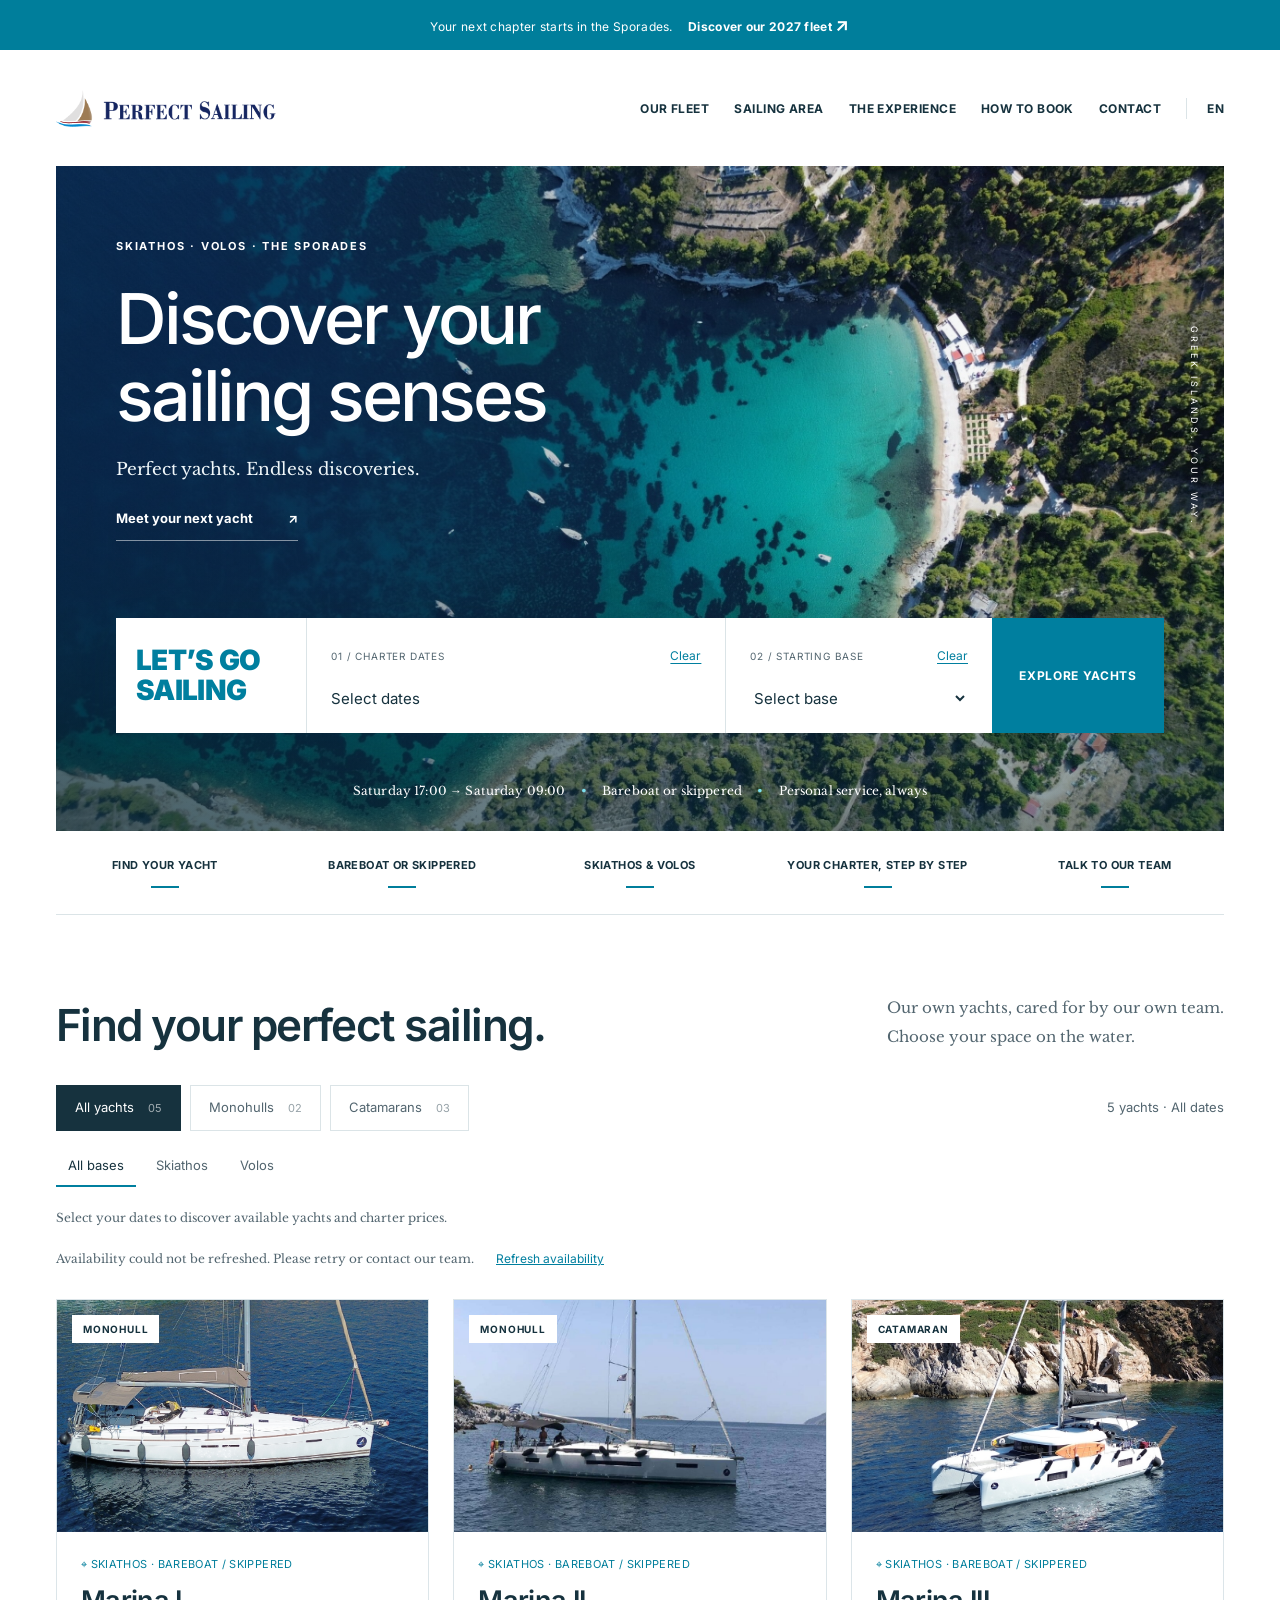
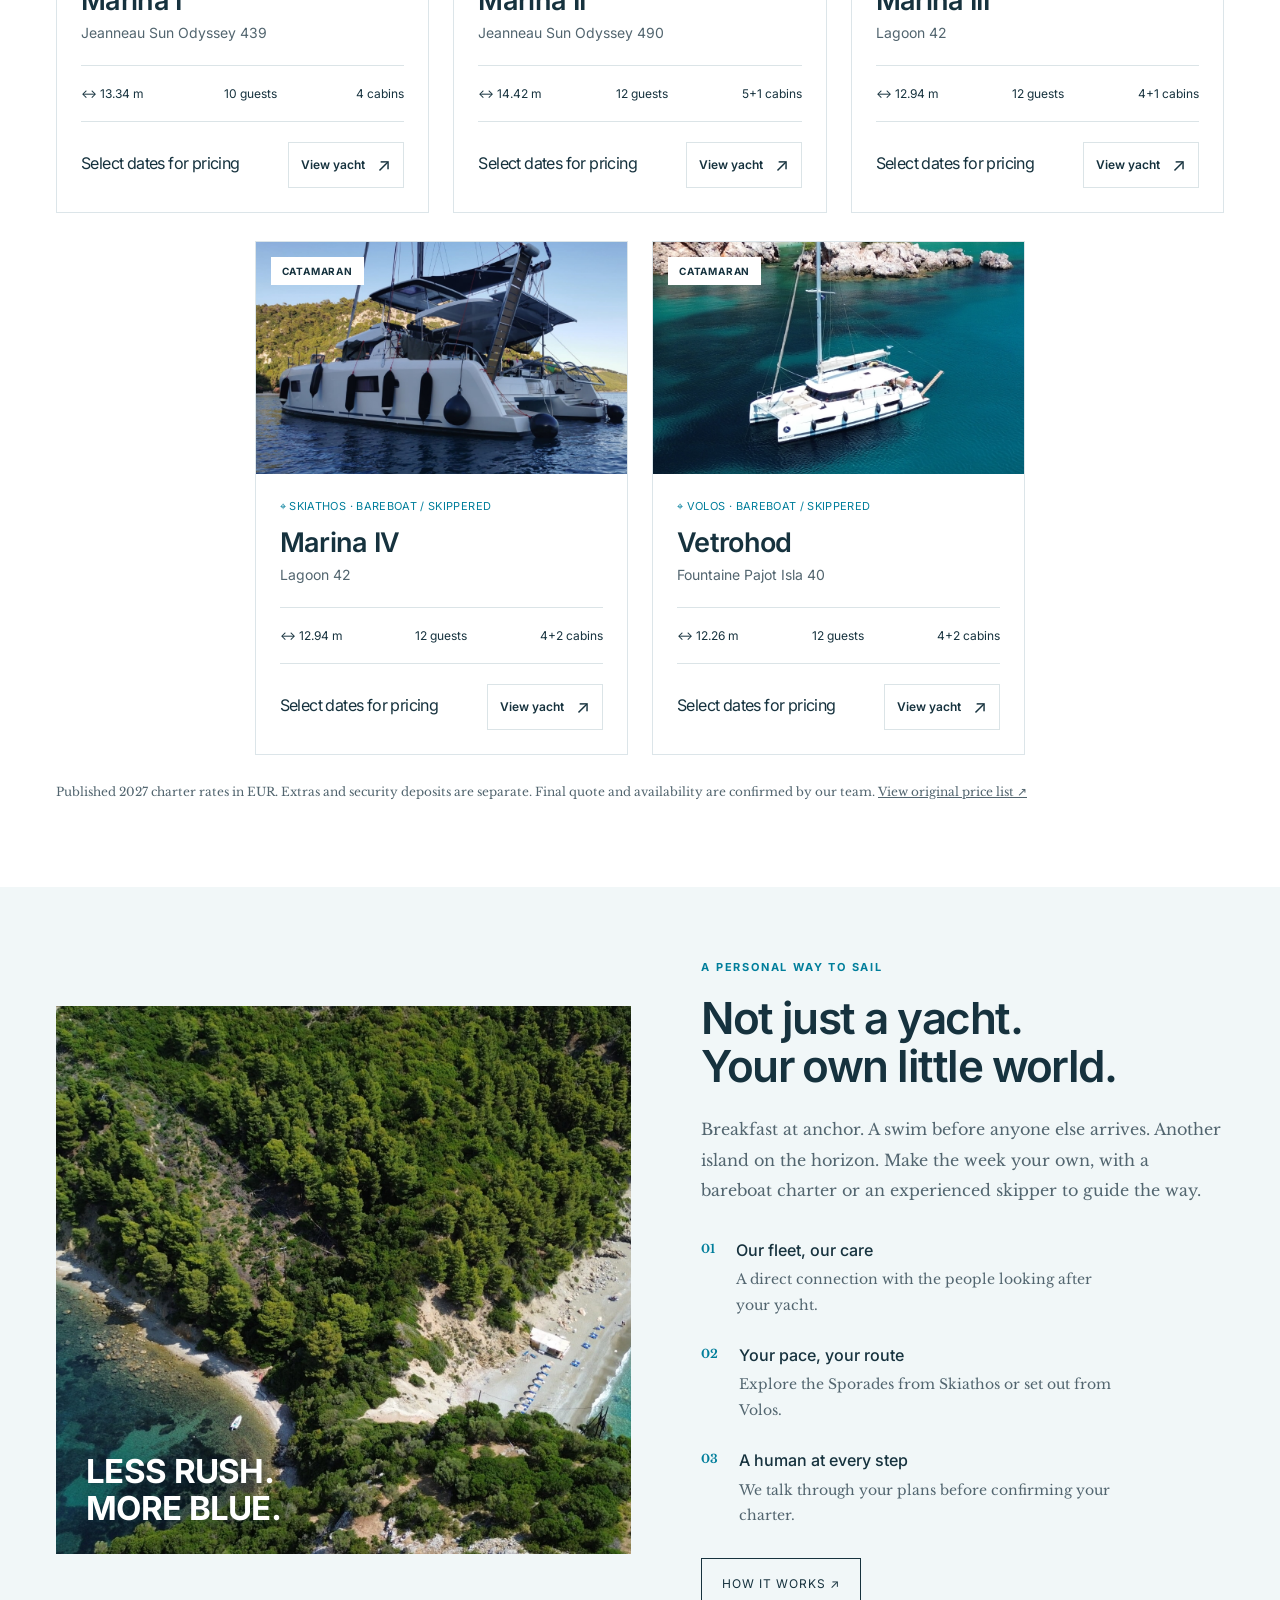
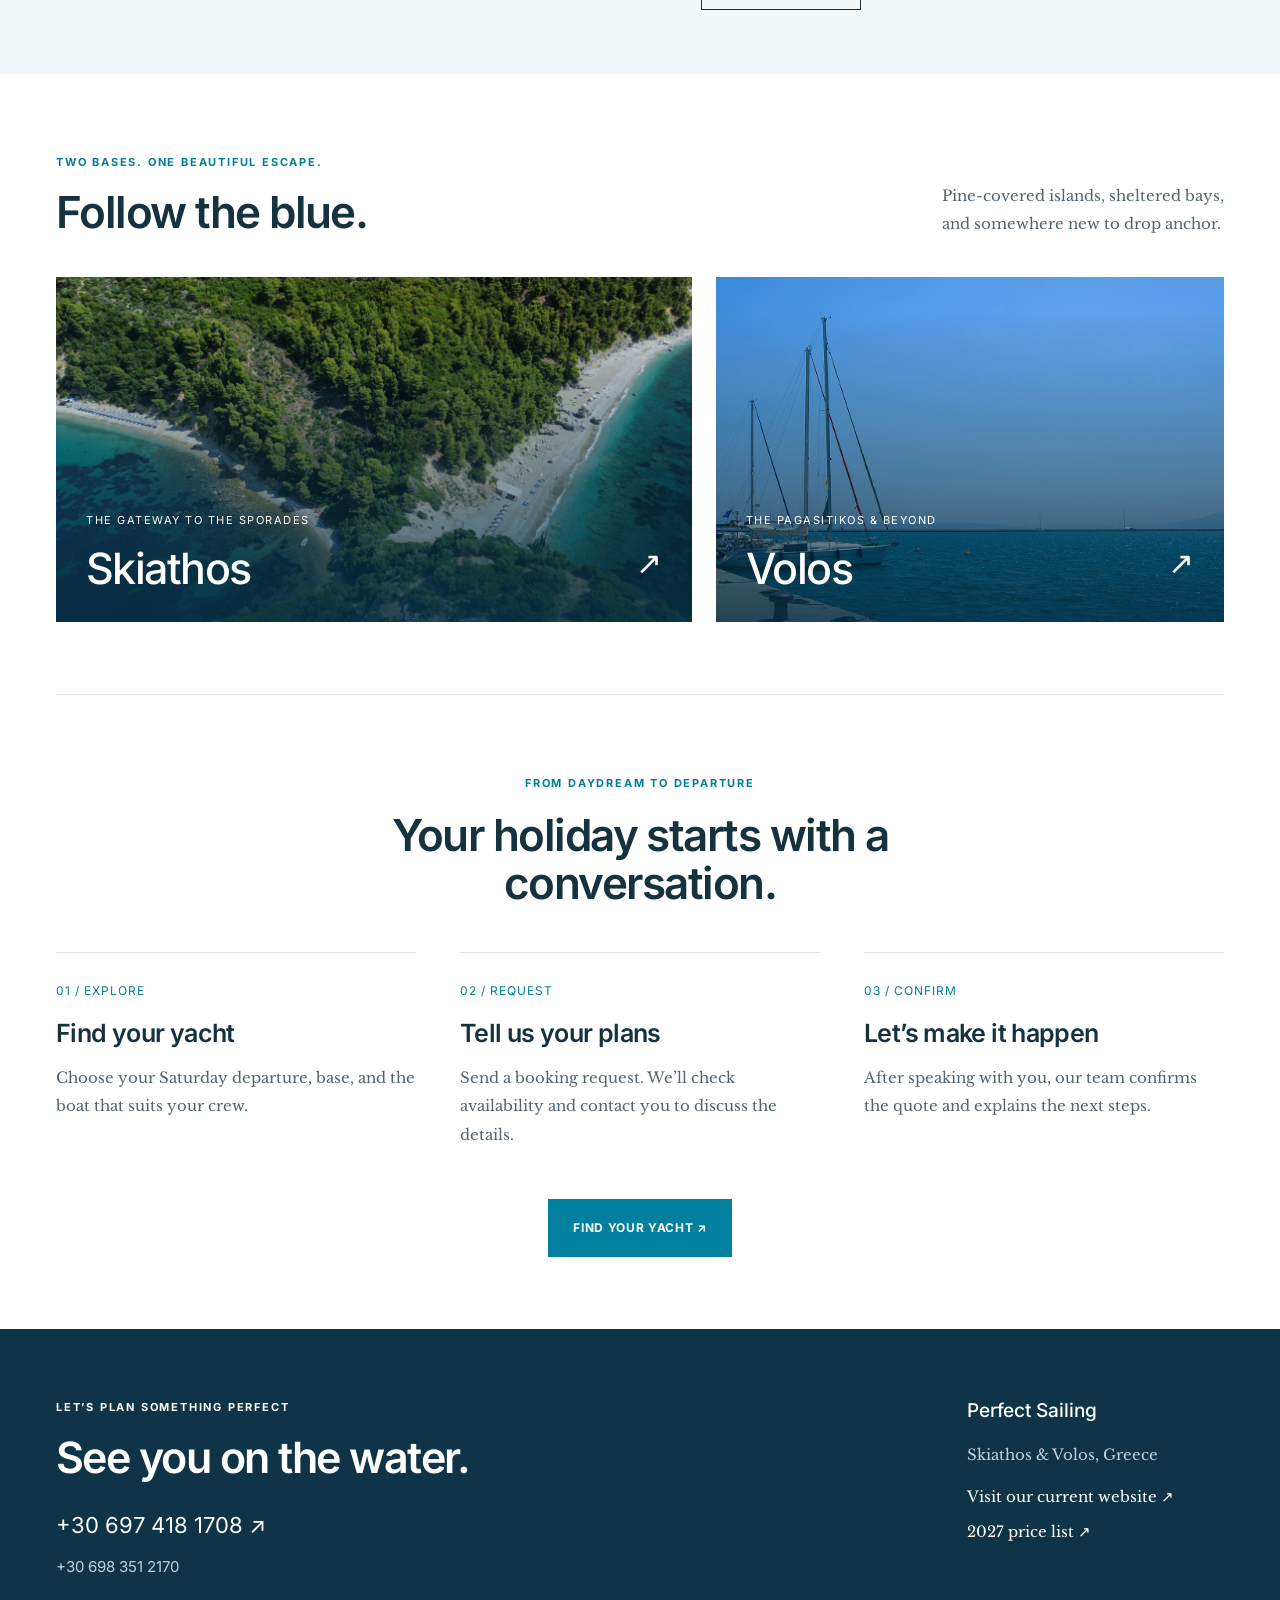
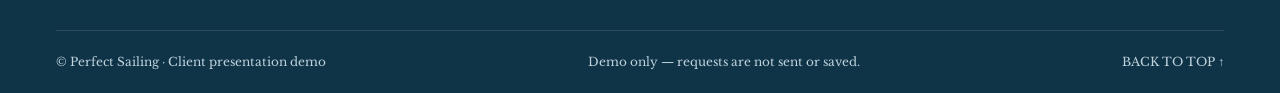
<file: index.html>
<!doctype html>
<html lang="en">
<head><meta charset="utf-8"><meta name="viewport" content="width=device-width, initial-scale=1"><meta name="description" content="Discover Perfect Sailing's fleet in Skiathos and Volos. Plan your weekly sailing holiday in the Sporades."><meta name="robots" content="noindex,nofollow"><title>Perfect Sailing — Discover your sailing senses.</title><link rel="stylesheet" href="assets/fonts/fonts.css?v=20261027-black"><link rel="stylesheet" href="styles.css?v=20261027-hero-video"><script src="availability.js?v=20261027-live3" defer></script><script src="app.js?v=20261027-live3" defer></script><script src="hero-video.js?v=20261027" defer></script></head>
<body>
<div class="announcement">Your next chapter starts in the Sporades. <a href="#fleet">Discover our 2027 fleet <span aria-hidden="true">↗</span></a></div>
<header class="header wrap"><a href="#" aria-label="Perfect Sailing home"><img class="logo" src="assets/logo.png" alt="Perfect Sailing"></a><button id="menu-toggle" class="menu-toggle" aria-expanded="false" aria-controls="navigation">Menu ☰</button><nav id="navigation" aria-label="Main navigation"><a href="#fleet">OUR FLEET</a><a href="#destinations">SAILING AREA</a><a href="#experience">THE EXPERIENCE</a><a href="#how-it-works">HOW TO BOOK</a><a href="#contact">CONTACT</a><span class="language">EN</span></nav></header>
<main>
<section class="hero wrap" aria-labelledby="hero-title"><img class="hero-image" src="assets/hero.jpg" alt="Sailing in the clear blue waters of Greece" fetchpriority="high"><video id="hero-video" class="hero-video" muted loop playsinline preload="none" aria-hidden="true" tabindex="-1" data-src="assets/sporades-hero-v2.mp4"></video><div class="hero-shade"></div><button type="button" id="hero-video-toggle" class="hero-video-toggle" hidden aria-label="Play background video">Play video</button><div class="hero-copy"><span class="eyebrow light">SKIATHOS · VOLOS · THE SPORADES</span><h1 id="hero-title">Discover your<br>sailing senses</h1><p>Perfect yachts. Endless discoveries.</p><a class="text-link" href="#fleet">Meet your next yacht <span>↗</span></a></div><span class="hero-side">GREEK ISLANDS. YOUR WAY.</span>
<form class="booking-bar" id="search-form"><div class="booking-title">LET’S GO <br>SAILING</div><div class="charter-date-field"><div class="search-field-heading"><span>01 / CHARTER DATES</span><button type="button" id="clear-dates" class="clear-filter" aria-label="Clear charter dates">Clear</button></div><button type="button" id="charter-dates" class="range-trigger" aria-haspopup="dialog"></button><input type="hidden" id="departure"><input type="hidden" id="return-date"></div><div class="base-field"><div class="search-field-heading"><label for="base">02 / STARTING BASE</label><button type="button" id="clear-base" class="clear-filter" aria-label="Clear starting base">Clear</button></div><select id="base"><option value="">Select base</option><option>Skiathos</option><option>Volos</option></select></div><button class="primary search-button" type="submit">EXPLORE YACHTS</button></form><div class="hero-footnote">Saturday 17:00 → Saturday 09:00 <span>•</span> Bareboat or skippered <span>•</span> Personal service, always</div></section>
<div class="service-strip wrap"><a href="#fleet">FIND YOUR YACHT<span></span></a><a href="#experience">BAREBOAT OR SKIPPERED<span></span></a><a href="#destinations">SKIATHOS &amp; VOLOS<span></span></a><a href="#how-it-works">YOUR CHARTER, STEP BY STEP<span></span></a><a href="#contact">TALK TO OUR TEAM<span></span></a></div>
<section id="fleet" class="fleet section wrap"><div class="section-heading"><div><h2>Find your perfect sailing.</h2></div><p>Our own yachts, cared for by our own team.<br>Choose your space on the water.</p></div><div class="fleet-toolbar"><div class="filters" role="group" aria-label="Filter yacht type"><button class="active" data-filter="all" aria-pressed="true">All yachts <span>05</span></button><button data-filter="Monohull" aria-pressed="false">Monohulls <span>02</span></button><button data-filter="Catamaran" aria-pressed="false">Catamarans <span>03</span></button></div><span id="results-summary" aria-live="polite"></span></div><div class="filters base-filters" role="group" aria-label="Filter fleet by base"><button class="active" data-fleet-base="all" aria-pressed="true">All bases</button><button data-fleet-base="Skiathos" aria-pressed="false">Skiathos</button><button data-fleet-base="Volos" aria-pressed="false">Volos</button></div><p class="availability-note">Browse yachts for your dates. Availability is checked personally before any booking is confirmed.</p><div class="availability-feed"><span id="availability-status" role="status"></span><button type="button" id="retry-availability">Refresh availability</button></div><div id="fleet-grid" class="fleet-grid"></div><p id="empty-state" hidden>No yachts match this selection. Try another base or yacht type.</p><p class="price-note">Published 2027 charter rates in EUR. Extras and security deposits are separate. Final quote and availability are confirmed by our team. <a href="https://perfectsailing.gr/pricelist-2027/" target="_blank" rel="noopener">View original price list ↗</a></p></section>
<section id="experience" class="experience"><div class="wrap experience-inner"><div class="experience-image"><img src="assets/destination.jpg" alt="Pine-covered Greek coastline and sheltered turquoise water" loading="lazy"><span>LESS RUSH.<br>MORE BLUE.</span></div><div class="experience-copy"><span class="eyebrow">A PERSONAL WAY TO SAIL</span><h2>Not just a yacht.<br>Your own little world.</h2><p>Breakfast at anchor. A swim before anyone else arrives. Another island on the horizon. Make the week your own, with a bareboat charter or an experienced skipper to guide the way.</p><div class="experience-points"><div><b>01</b><span>Our fleet, our care<small>A direct connection with the people looking after your yacht.</small></span></div><div><b>02</b><span>Your pace, your route<small>Explore the Sporades from Skiathos or set out from Volos.</small></span></div><div><b>03</b><span>A human at every step<small>We talk through your plans before confirming your charter.</small></span></div></div><a class="outline-button" href="#how-it-works">HOW IT WORKS ↗</a></div></div></section>
<section id="destinations" class="section wrap"><div class="section-heading"><div><span class="eyebrow">TWO BASES. ONE BEAUTIFUL ESCAPE.</span><h2>Follow the blue.</h2></div><p>Pine-covered islands, sheltered bays,<br>and somewhere new to drop anchor.</p></div><div class="destination-grid"><a href="skiathos-sporades.html" class="destination"><img src="assets/destination.jpg" alt="Greek island coastline and turquoise sailing waters" loading="lazy"><div><span>THE GATEWAY TO THE SPORADES</span><h3>Skiathos</h3></div><b aria-hidden="true">↗</b></a><a href="volos-pagasitikos.html" class="destination volos"><img src="assets/volos-town.png" alt="Volos waterfront, sailing base for the Pagasitikos Gulf" loading="lazy"><div><span>THE PAGASITIKOS & BEYOND</span><h3>Volos</h3></div><b aria-hidden="true">↗</b></a></div></section>
<section id="how-it-works" class="how section wrap"><span class="eyebrow">FROM DAYDREAM TO DEPARTURE</span><h2>Your holiday starts with a conversation.</h2><div class="steps"><div><span>01 / EXPLORE</span><h3>Find your yacht</h3><p>Choose your Saturday departure, base, and the boat that suits your crew.</p></div><div><span>02 / REQUEST</span><h3>Tell us your plans</h3><p>Send a booking request. We’ll check availability and contact you to discuss the details.</p></div><div><span>03 / CONFIRM</span><h3>Let’s make it happen</h3><p>After speaking with you, our team confirms the quote and explains the next steps.</p></div></div><a href="#fleet" class="primary inline-button">FIND YOUR YACHT ↗</a></section>
</main>
<footer id="contact"><div class="wrap footer-top"><div><span class="eyebrow light">LET’S PLAN SOMETHING PERFECT</span><h2>See you on the water.</h2><a class="footer-phone" href="tel:+306974181708">+30 697 418 1708 ↗</a><a class="second-phone" href="tel:+306983512170">+30 698 351 2170</a></div><div><h3>Perfect Sailing</h3><p>Skiathos & Volos, Greece</p><a href="https://perfectsailing.gr/" target="_blank" rel="noopener">Visit our current website ↗</a><a href="https://perfectsailing.gr/pricelist-2027/" target="_blank" rel="noopener">2027 price list ↗</a></div></div><div class="wrap footer-bottom"><span>© Perfect Sailing · Client presentation demo</span><span>Demo only — requests are not sent or saved.</span><a href="#">BACK TO TOP ↑</a></div></footer>
<dialog id="boat-dialog" aria-labelledby="dialog-title"><button class="close-dialog" aria-label="Close yacht details">✕</button><div id="dialog-content"></div></dialog>
</body></html>
</file>
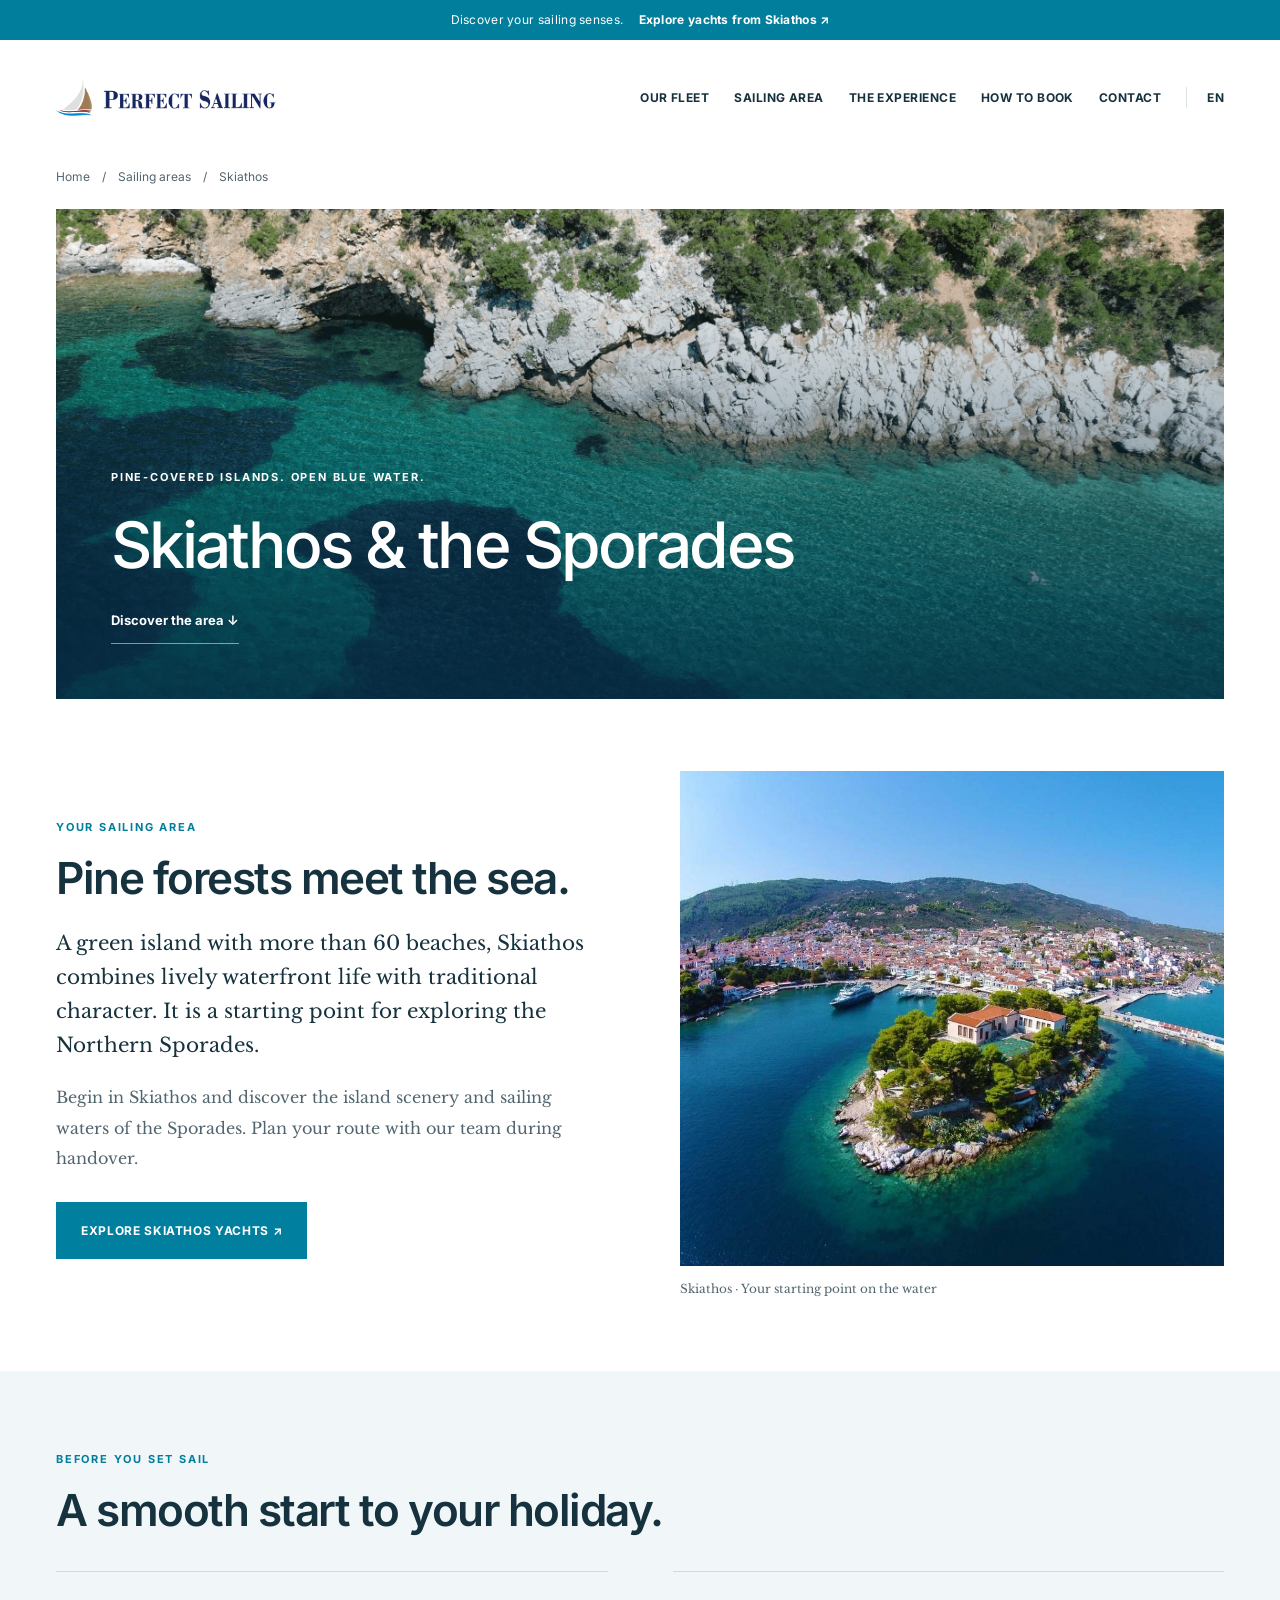
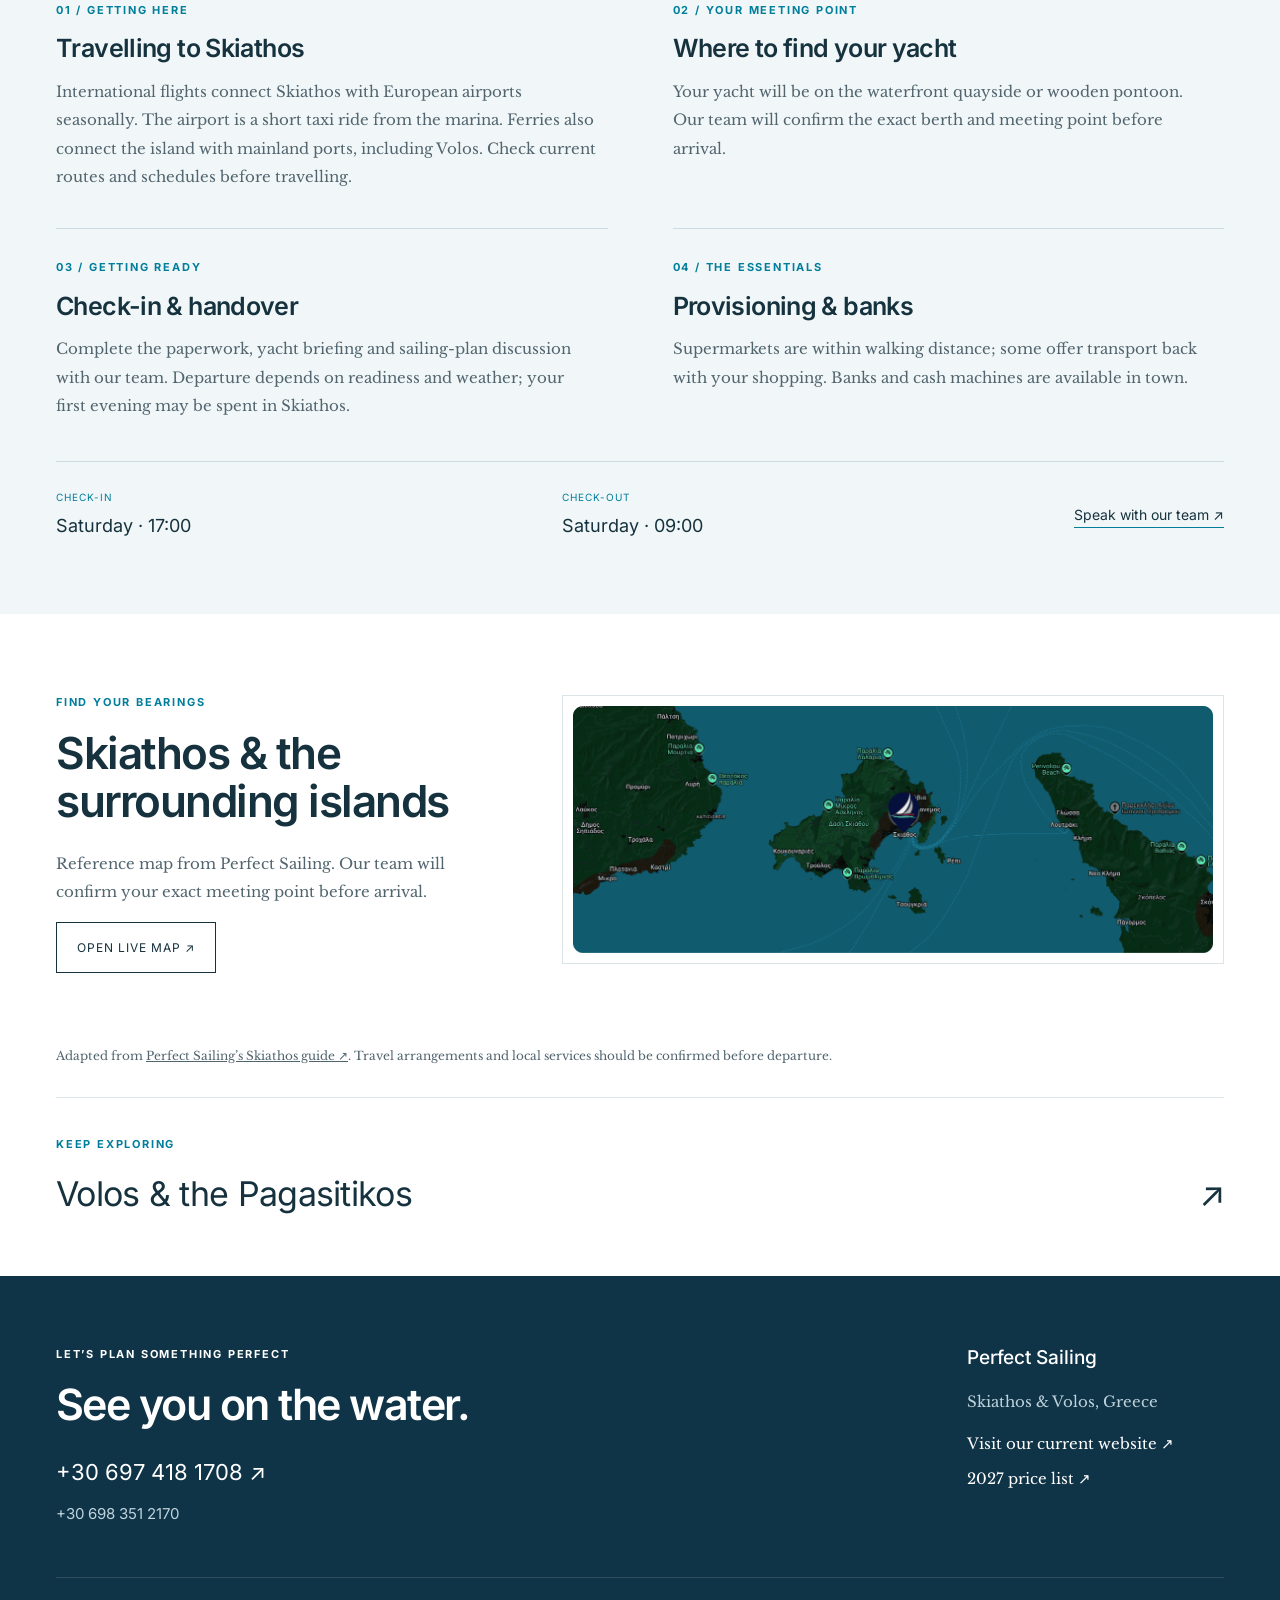
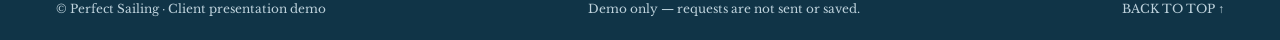
<file: skiathos-sporades.html>
<!doctype html><html lang="en"><head><meta charset="utf-8"><meta name="viewport" content="width=device-width,initial-scale=1"><meta name="robots" content="noindex,nofollow"><meta name="description" content="Explore Skiathos & the Sporades with Perfect Sailing. Destination and charter arrival information."><title>Skiathos & the Sporades — Perfect Sailing</title><link rel="stylesheet" href="assets/fonts/fonts.css"><link rel="stylesheet" href="styles.css?v=20261027-typefaces"><script src="area.js" defer></script></head><body class="area-page" id="top"><div class="announcement">Discover your sailing senses. <a href="index.html?base=Skiathos#fleet">Explore yachts from Skiathos ↗</a></div><header class="header wrap"><a href="index.html" aria-label="Perfect Sailing home"><img class="logo" src="assets/logo.png" alt="Perfect Sailing"></a><button id="menu-toggle" class="menu-toggle" aria-expanded="false" aria-controls="navigation">Menu ☰</button><nav id="navigation" aria-label="Main navigation"><a href="index.html#fleet">OUR FLEET</a><a href="index.html#destinations">SAILING AREA</a><a href="index.html#experience">THE EXPERIENCE</a><a href="index.html#how-it-works">HOW TO BOOK</a><a href="index.html#contact">CONTACT</a><span class="language">EN</span></nav></header><main><div class="wrap area-breadcrumb"><a href="index.html">Home</a><span>/</span><a href="index.html#destinations">Sailing areas</a><span>/</span>Skiathos</div><section class="area-hero wrap"><img src="assets/skiathos-hero.jpg" alt="Coastal scenery in the Skiathos & the Sporades sailing area" fetchpriority="high"><div><span class="eyebrow light">PINE-COVERED ISLANDS. OPEN BLUE WATER.</span><h1>Skiathos & the Sporades</h1><a class="text-link" href="#discover">Discover the area ↓</a></div></section><section id="discover" class="wrap section area-intro"><div><span class="eyebrow">YOUR SAILING AREA</span><h2>Pine forests meet the sea.</h2><p class="area-lead">A green island with more than 60 beaches, Skiathos combines lively waterfront life with traditional character. It is a starting point for exploring the Northern Sporades.</p><p>Begin in Skiathos and discover the island scenery and sailing waters of the Sporades. Plan your route with our team during handover.</p><a class="primary inline-button" href="index.html?base=Skiathos#fleet">EXPLORE SKIATHOS YACHTS ↗</a></div><figure><img src="assets/skiathos-town.jpg" alt="Skiathos waterfront and sailing base" loading="lazy"><figcaption>Skiathos · Your starting point on the water</figcaption></figure></section><section class="area-practical"><div class="wrap section"><span class="eyebrow">BEFORE YOU SET SAIL</span><h2>A smooth start to your holiday.</h2><div class="area-info-grid"><article><span class="eyebrow">01 / GETTING HERE</span><h3>Travelling to Skiathos</h3><p>International flights connect Skiathos with European airports seasonally. The airport is a short taxi ride from the marina. Ferries also connect the island with mainland ports, including Volos. Check current routes and schedules before travelling.</p></article><article><span class="eyebrow">02 / YOUR MEETING POINT</span><h3>Where to find your yacht</h3><p>Your yacht will be on the waterfront quayside or wooden pontoon. Our team will confirm the exact berth and meeting point before arrival.</p></article><article><span class="eyebrow">03 / GETTING READY</span><h3>Check-in & handover</h3><p>Complete the paperwork, yacht briefing and sailing-plan discussion with our team. Departure depends on readiness and weather; your first evening may be spent in Skiathos.</p></article><article><span class="eyebrow">04 / THE ESSENTIALS</span><h3>Provisioning & banks</h3><p>Supermarkets are within walking distance; some offer transport back with your shopping. Banks and cash machines are available in town.</p></article></div><div class="area-times"><span><small>CHECK-IN</small>Saturday · 17:00</span><span><small>CHECK-OUT</small>Saturday · 09:00</span><a href="index.html#contact">Speak with our team ↗</a></div></div></section><section class="wrap section area-map"><div><span class="eyebrow">FIND YOUR BEARINGS</span><h2>Skiathos & the surrounding islands</h2><p>Reference map from Perfect Sailing. Our team will confirm your exact meeting point before arrival.</p><a class="outline-button" href="https://www.google.com/maps/search/?api=1&amp;query=Skiathos+marina+Greece" target="_blank" rel="noopener">OPEN LIVE MAP ↗</a></div><a class="area-map-image" href="assets/skiathos-marina.png" target="_blank" rel="noopener" aria-label="Open full reference map"><img src="assets/skiathos-marina.png" alt="Original Perfect Sailing map showing Skiathos and the surrounding Sporades islands" loading="lazy"></a></section><div class="wrap area-source">Adapted from <a href="https://perfectsailing.gr/skiathos/" target="_blank" rel="noopener">Perfect Sailing’s Skiathos guide ↗</a>. Travel arrangements and local services should be confirmed before departure.</div><section class="area-next wrap"><span class="eyebrow">KEEP EXPLORING</span><a href="volos-pagasitikos.html">Volos & the Pagasitikos <span>↗</span></a></section></main><footer id="contact"><div class="wrap footer-top"><div><span class="eyebrow light">LET’S PLAN SOMETHING PERFECT</span><h2>See you on the water.</h2><a class="footer-phone" href="tel:+306974181708">+30 697 418 1708 ↗</a><a class="second-phone" href="tel:+306983512170">+30 698 351 2170</a></div><div><h3>Perfect Sailing</h3><p>Skiathos & Volos, Greece</p><a href="https://perfectsailing.gr/" target="_blank" rel="noopener">Visit our current website ↗</a><a href="https://perfectsailing.gr/pricelist-2027/" target="_blank" rel="noopener">2027 price list ↗</a></div></div><div class="wrap footer-bottom"><span>© Perfect Sailing · Client presentation demo</span><span>Demo only — requests are not sent or saved.</span><a href="#top">BACK TO TOP ↑</a></div></footer></body></html>
</file>
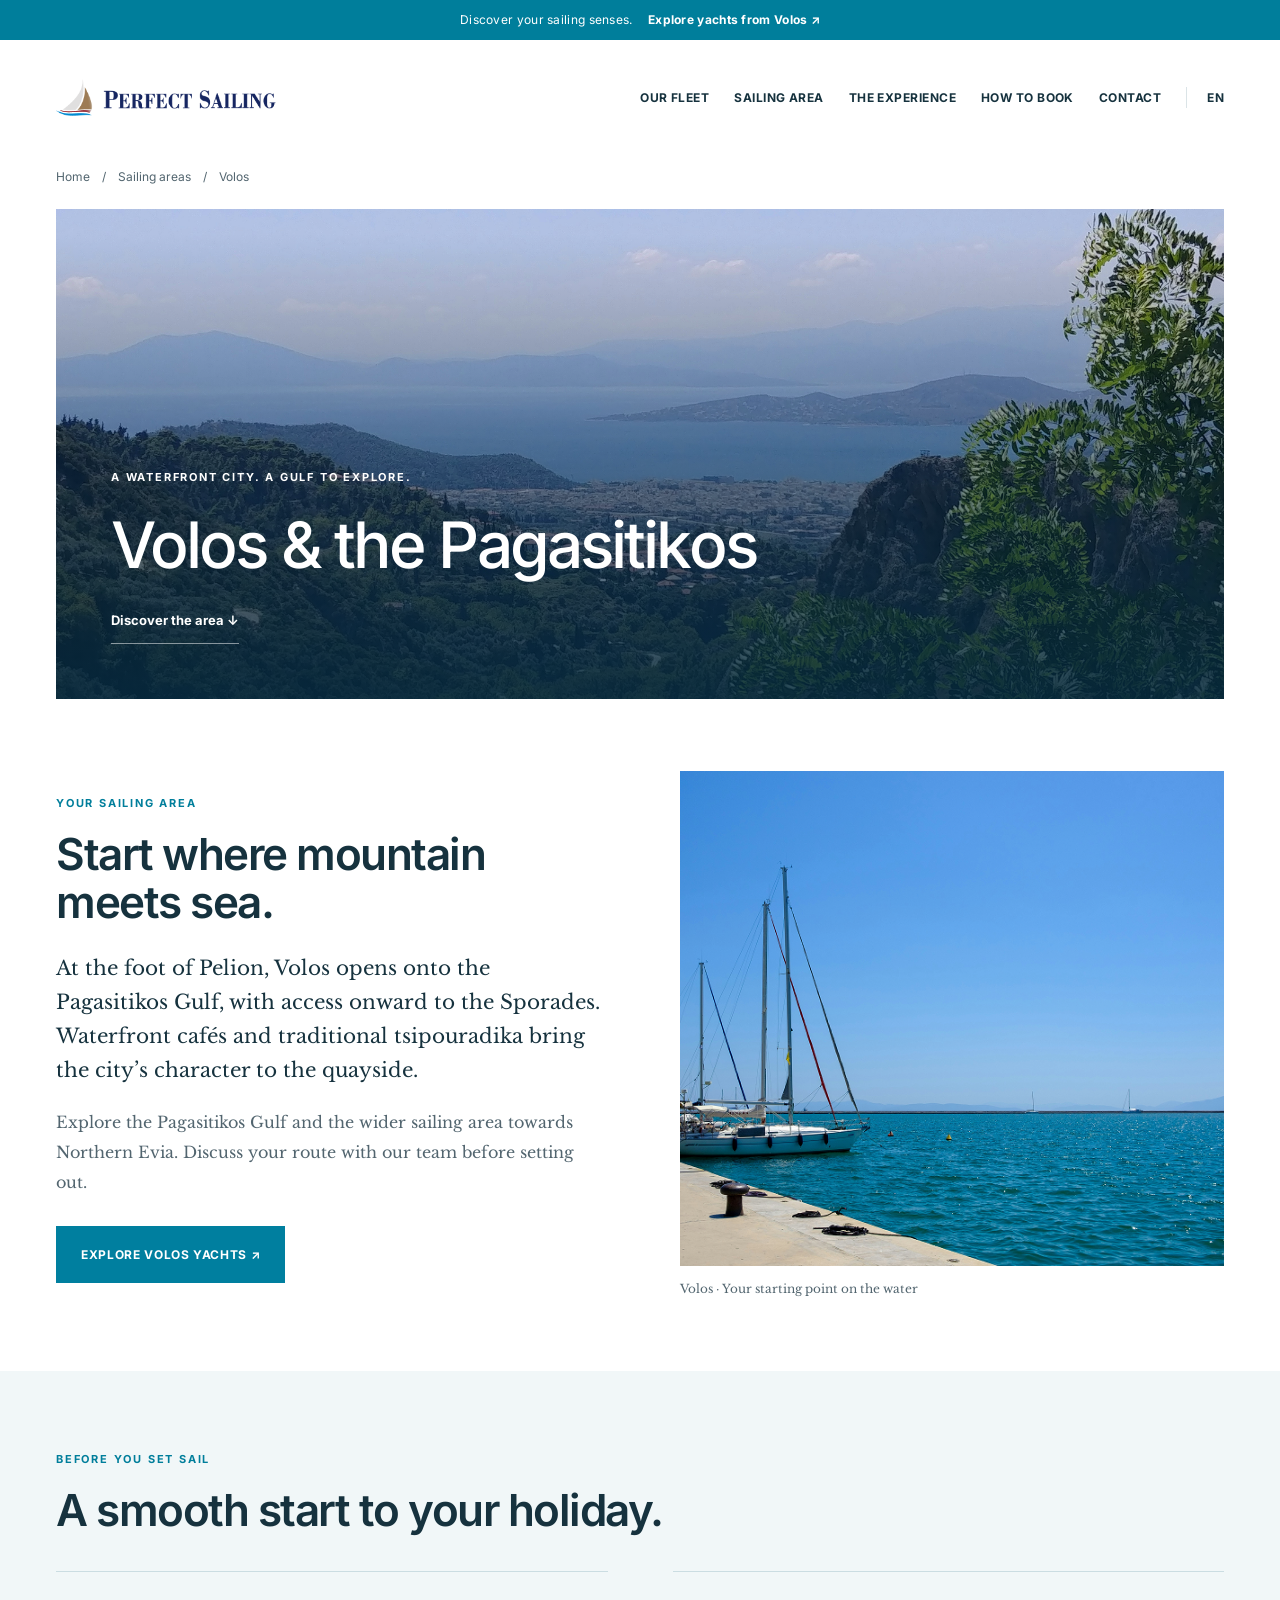
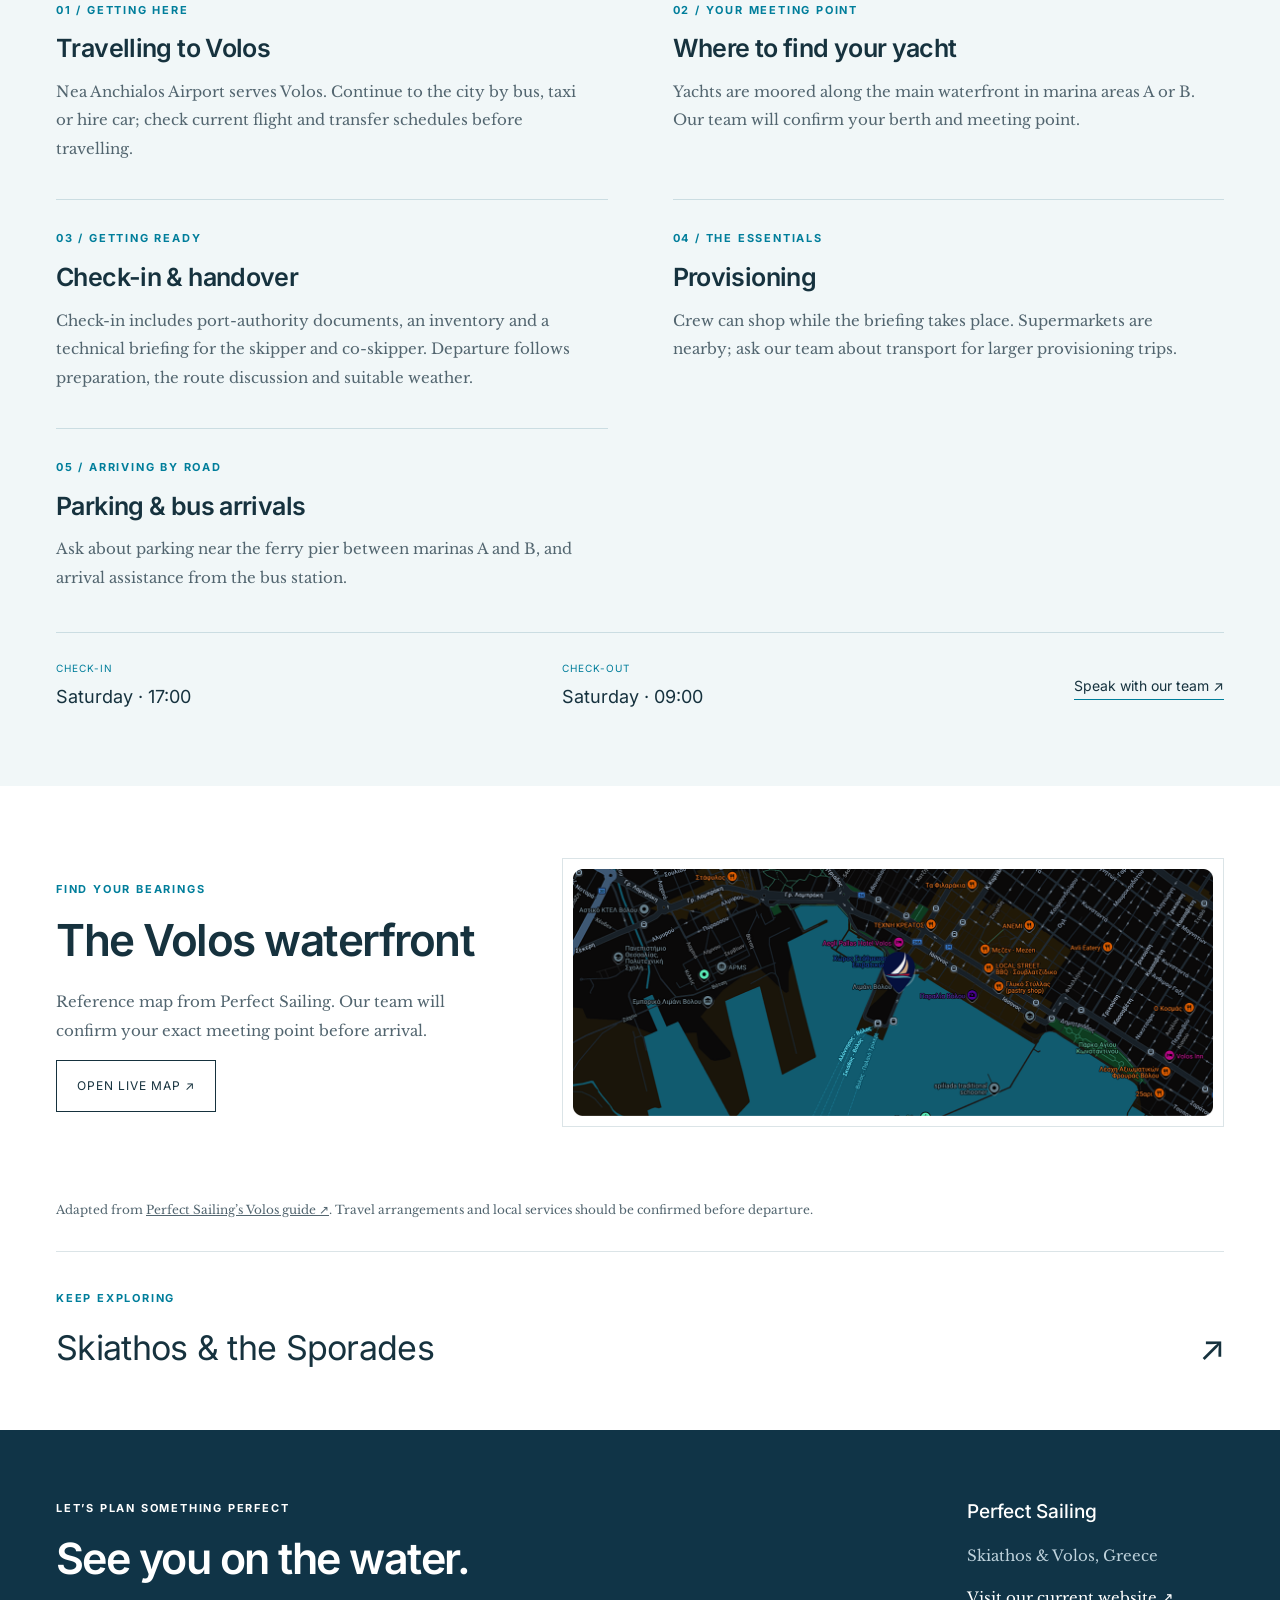
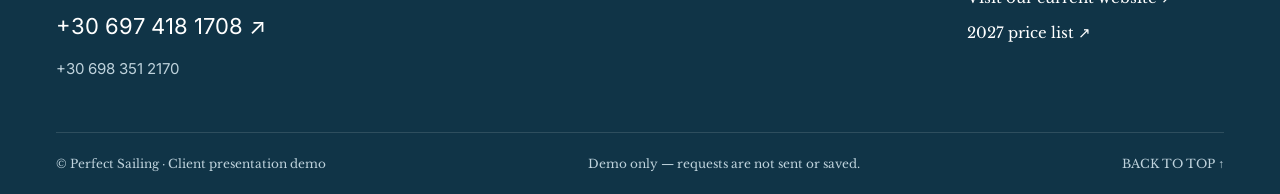
<file: volos-pagasitikos.html>
<!doctype html><html lang="en"><head><meta charset="utf-8"><meta name="viewport" content="width=device-width,initial-scale=1"><meta name="robots" content="noindex,nofollow"><meta name="description" content="Explore Volos & the Pagasitikos with Perfect Sailing. Destination and charter arrival information."><title>Volos & the Pagasitikos — Perfect Sailing</title><link rel="stylesheet" href="assets/fonts/fonts.css"><link rel="stylesheet" href="styles.css?v=20261027-typefaces"><script src="area.js" defer></script></head><body class="area-page" id="top"><div class="announcement">Discover your sailing senses. <a href="index.html?base=Volos#fleet">Explore yachts from Volos ↗</a></div><header class="header wrap"><a href="index.html" aria-label="Perfect Sailing home"><img class="logo" src="assets/logo.png" alt="Perfect Sailing"></a><button id="menu-toggle" class="menu-toggle" aria-expanded="false" aria-controls="navigation">Menu ☰</button><nav id="navigation" aria-label="Main navigation"><a href="index.html#fleet">OUR FLEET</a><a href="index.html#destinations">SAILING AREA</a><a href="index.html#experience">THE EXPERIENCE</a><a href="index.html#how-it-works">HOW TO BOOK</a><a href="index.html#contact">CONTACT</a><span class="language">EN</span></nav></header><main><div class="wrap area-breadcrumb"><a href="index.html">Home</a><span>/</span><a href="index.html#destinations">Sailing areas</a><span>/</span>Volos</div><section class="area-hero wrap"><img src="assets/volos-hero.png" alt="Coastal scenery in the Volos & the Pagasitikos sailing area" fetchpriority="high"><div><span class="eyebrow light">A WATERFRONT CITY. A GULF TO EXPLORE.</span><h1>Volos & the Pagasitikos</h1><a class="text-link" href="#discover">Discover the area ↓</a></div></section><section id="discover" class="wrap section area-intro"><div><span class="eyebrow">YOUR SAILING AREA</span><h2>Start where mountain meets sea.</h2><p class="area-lead">At the foot of Pelion, Volos opens onto the Pagasitikos Gulf, with access onward to the Sporades. Waterfront cafés and traditional tsipouradika bring the city’s character to the quayside.</p><p>Explore the Pagasitikos Gulf and the wider sailing area towards Northern Evia. Discuss your route with our team before setting out.</p><a class="primary inline-button" href="index.html?base=Volos#fleet">EXPLORE VOLOS YACHTS ↗</a></div><figure><img src="assets/volos-town.png" alt="Volos waterfront and sailing base" loading="lazy"><figcaption>Volos · Your starting point on the water</figcaption></figure></section><section class="area-practical"><div class="wrap section"><span class="eyebrow">BEFORE YOU SET SAIL</span><h2>A smooth start to your holiday.</h2><div class="area-info-grid"><article><span class="eyebrow">01 / GETTING HERE</span><h3>Travelling to Volos</h3><p>Nea Anchialos Airport serves Volos. Continue to the city by bus, taxi or hire car; check current flight and transfer schedules before travelling.</p></article><article><span class="eyebrow">02 / YOUR MEETING POINT</span><h3>Where to find your yacht</h3><p>Yachts are moored along the main waterfront in marina areas A or B. Our team will confirm your berth and meeting point.</p></article><article><span class="eyebrow">03 / GETTING READY</span><h3>Check-in & handover</h3><p>Check-in includes port-authority documents, an inventory and a technical briefing for the skipper and co-skipper. Departure follows preparation, the route discussion and suitable weather.</p></article><article><span class="eyebrow">04 / THE ESSENTIALS</span><h3>Provisioning</h3><p>Crew can shop while the briefing takes place. Supermarkets are nearby; ask our team about transport for larger provisioning trips.</p></article><article><span class="eyebrow">05 / ARRIVING BY ROAD</span><h3>Parking & bus arrivals</h3><p>Ask about parking near the ferry pier between marinas A and B, and arrival assistance from the bus station.</p></article></div><div class="area-times"><span><small>CHECK-IN</small>Saturday · 17:00</span><span><small>CHECK-OUT</small>Saturday · 09:00</span><a href="index.html#contact">Speak with our team ↗</a></div></div></section><section class="wrap section area-map"><div><span class="eyebrow">FIND YOUR BEARINGS</span><h2>The Volos waterfront</h2><p>Reference map from Perfect Sailing. Our team will confirm your exact meeting point before arrival.</p><a class="outline-button" href="https://www.google.com/maps/search/?api=1&amp;query=Volos+marina+Greece" target="_blank" rel="noopener">OPEN LIVE MAP ↗</a></div><a class="area-map-image" href="assets/volos-marina.png" target="_blank" rel="noopener" aria-label="Open full reference map"><img src="assets/volos-marina.png" alt="Original Perfect Sailing reference map of Volos waterfront, marina and nearby transport points" loading="lazy"></a></section><div class="wrap area-source">Adapted from <a href="https://perfectsailing.gr/volos-town/" target="_blank" rel="noopener">Perfect Sailing’s Volos guide ↗</a>. Travel arrangements and local services should be confirmed before departure.</div><section class="area-next wrap"><span class="eyebrow">KEEP EXPLORING</span><a href="skiathos-sporades.html">Skiathos & the Sporades <span>↗</span></a></section></main><footer id="contact"><div class="wrap footer-top"><div><span class="eyebrow light">LET’S PLAN SOMETHING PERFECT</span><h2>See you on the water.</h2><a class="footer-phone" href="tel:+306974181708">+30 697 418 1708 ↗</a><a class="second-phone" href="tel:+306983512170">+30 698 351 2170</a></div><div><h3>Perfect Sailing</h3><p>Skiathos & Volos, Greece</p><a href="https://perfectsailing.gr/" target="_blank" rel="noopener">Visit our current website ↗</a><a href="https://perfectsailing.gr/pricelist-2027/" target="_blank" rel="noopener">2027 price list ↗</a></div></div><div class="wrap footer-bottom"><span>© Perfect Sailing · Client presentation demo</span><span>Demo only — requests are not sent or saved.</span><a href="#top">BACK TO TOP ↑</a></div></footer></body></html>
</file>
<file: assets/fonts/fonts.css>
@font-face {
  font-family: 'Inter';
  font-style: normal;
  font-weight: 400;
  font-display: swap;
  src: url(font-0.ttf) format('truetype');
}
@font-face {
  font-family: 'Inter';
  font-style: normal;
  font-weight: 500;
  font-display: swap;
  src: url(font-1.ttf) format('truetype');
}
@font-face {
  font-family: 'Inter';
  font-style: normal;
  font-weight: 600;
  font-display: swap;
  src: url(font-2.ttf) format('truetype');
}
@font-face {
  font-family: 'Inter';
  font-style: normal;
  font-weight: 700;
  font-display: swap;
  src: url(font-3.ttf) format('truetype');
}
@font-face {
  font-family: 'Inter';
  font-style: normal;
  font-weight: 800;
  font-display: swap;
  src: url(font-4.ttf) format('truetype');
}
@font-face {
  font-family: 'Libre Baskerville';
  font-style: italic;
  font-weight: 400;
  font-display: swap;
  src: url(font-5.ttf) format('truetype');
}
@font-face {
  font-family: 'Libre Baskerville';
  font-style: normal;
  font-weight: 400;
  font-display: swap;
  src: url(font-6.ttf) format('truetype');
}
@font-face {
  font-family: 'Libre Baskerville';
  font-style: normal;
  font-weight: 700;
  font-display: swap;
  src: url(font-7.ttf) format('truetype');
}

@font-face {
  font-family: 'Inter';
  font-style: normal;
  font-weight: 900;
  font-display: swap;
  src: url(inter-black-0.ttf) format('truetype');
}
</file>
<file: styles.css>
:root{--ink:#16323e;--navy:#123d53;--blue:#008eaf;--accent:#007f9f;--muted:#667780;--line:#dbe4e7;--pale:#f1f7f8;--white:#fff}*{box-sizing:border-box}html{scroll-behavior:smooth;scroll-padding-top:30px}body{margin:0;color:var(--ink);font-family:Arial,Helvetica,sans-serif;font-size:15px;line-height:1.6}a{color:inherit;text-decoration:none}button,input,select,textarea{font:inherit}button,a,input,select,textarea{-webkit-tap-highlight-color:transparent}button{cursor:pointer}button:focus-visible,a:focus-visible,select:focus-visible,input:focus-visible,textarea:focus-visible{outline:3px solid #00a8ce;outline-offset:4px}img{display:block;width:100%;object-fit:cover}h1,h2,h3,p{margin-top:0}h1,h2,h3{line-height:1.1}h2{font-size:44px;font-weight:500;letter-spacing:-1.7px;margin:14px 0 24px}h3{font-size:24px}.wrap{width:calc(100% - 112px);max-width:1360px;margin:auto}.announcement{background:var(--blue);color:white;text-align:center;padding:9px 20px;font-size:12px;letter-spacing:.3px}.announcement a{font-weight:700;margin-left:12px}.announcement span{font-size:18px}.header{height:110px;display:flex;align-items:center;justify-content:space-between;gap:35px}.logo{width:190px;max-height:78px;object-fit:contain}.header nav{display:flex;align-items:center;gap:29px;font-size:11px;font-weight:700;letter-spacing:.7px}.header nav a:hover{color:var(--accent)}.language{border-left:1px solid var(--line);padding-left:20px}.menu-toggle{display:none}.hero{position:relative;min-height:650px;color:white;padding:76px 60px 30px;display:flex;flex-direction:column;justify-content:space-between;isolation:isolate;overflow:hidden}.hero-image,.hero-shade{position:absolute;inset:0;width:100%;height:100%;z-index:-2}.hero-shade{z-index:-1;background:linear-gradient(90deg,rgba(2,36,49,.52),rgba(2,36,49,.02) 80%),linear-gradient(0deg,rgba(2,36,49,.48),transparent 50%)}.eyebrow{font-size:10px;letter-spacing:2.1px;font-weight:700;color:var(--blue)}.eyebrow.light{color:white}.hero h1{font-size:78px;letter-spacing:-3px;font-weight:500;margin:21px 0}.hero-copy p{font-size:15px;line-height:1.8;color:#f0f7fa}.text-link{font-size:12px;font-weight:700;border-bottom:1px solid #ffffff80;padding-bottom:9px;display:inline-flex;gap:35px}.hero-side{position:absolute;right:22px;top:160px;writing-mode:vertical-rl;font-size:9px;letter-spacing:3px}.booking-bar{display:grid;grid-template-columns:1fr 1.55fr 1.1fr 1.3fr 140px;background:white;color:var(--ink);margin-top:58px;min-height:98px;box-shadow:0 10px 40px #002b3c20}.booking-title{font-size:22px;font-weight:800;line-height:1.1;align-self:center;padding:0 25px;color:var(--accent);letter-spacing:.5px}.booking-bar label{padding:20px 20px 14px;position:relative}.booking-bar label:before{content:'';position:absolute;left:0;top:27px;height:43px;border-left:1px solid var(--line)}.booking-bar label>span{font-size:9px;letter-spacing:1.2px;color:var(--muted);display:block;margin-bottom:5px}.booking-bar select{border:0;background:white;color:var(--ink);width:100%;font-size:13px;padding:4px 12px 4px 0;cursor:pointer}.primary{background:var(--accent);border:0;color:white;font-size:11px;font-weight:700;letter-spacing:1px;padding:17px 23px;display:inline-flex;justify-content:center;align-items:center;gap:20px;transition:background .2s}.primary:hover{background:#00647e}.search-button span{font-size:23px;font-weight:400}.hero-footnote{text-align:center;font-size:10px;letter-spacing:.6px;margin-top:14px}.hero-footnote span{margin:0 12px;color:#7ce0ee}.service-strip{display:grid;grid-template-columns:repeat(5,1fr);padding:25px 0 30px;border-bottom:1px solid var(--line);gap:20px}.service-strip a{text-align:center;font-size:10px;font-weight:700;letter-spacing:.7px}.service-strip span{display:block;width:42px;border-bottom:3px solid var(--accent);margin:15px auto 0}.service-strip a:nth-child(2) span{border-color:#bb9660}.service-strip a:nth-child(3) span{border-color:#00a7bd}.service-strip a:nth-child(4) span{border-color:#e06739}.service-strip a:nth-child(5) span{border-color:#5899c0}.section{padding-top:84px;padding-bottom:80px}.section-heading{display:flex;justify-content:space-between;align-items:flex-end;gap:30px;margin-bottom:24px}.section-heading h2{margin-bottom:6px}.section-heading>p{color:var(--muted);font-size:13px;line-height:1.8;margin-bottom:6px}.fleet-toolbar{display:flex;justify-content:space-between;gap:20px;align-items:center;margin:31px 0 15px}.filters{display:flex;gap:9px}.filters button{background:white;border:1px solid var(--line);padding:10px 18px;font-size:12px;color:var(--muted)}.filters button.active{background:var(--ink);border-color:var(--ink);color:white}.filters span{font-size:9px;margin-left:10px;opacity:.6}#results-summary{font-size:11px;color:var(--muted)}.availability-note,.price-note{font-size:11px;color:var(--muted)}.availability-note{margin-bottom:24px}.price-note{margin-top:26px;max-width:850px}.price-note a{text-decoration:underline}.fleet-grid{display:grid;grid-template-columns:repeat(3,1fr);gap:30px 24px}.yacht-card{border:1px solid var(--line);background:white;transition:transform .2s,box-shadow .2s}.yacht-card:hover{transform:translateY(-4px);box-shadow:0 15px 32px #17333d0d}.card-image{position:relative}.card-image img{aspect-ratio:1.6}.card-tag{position:absolute;top:15px;left:15px;background:white;padding:5px 10px;font-size:9px;letter-spacing:1px;font-weight:700}.card-body{padding:22px}.card-base{font-size:10px;letter-spacing:1px;color:var(--blue);text-transform:uppercase}.card-body h3{font-size:25px;font-weight:500;margin:9px 0 3px}.card-model{font-size:12px;color:var(--muted)}.specs{display:flex;justify-content:space-between;gap:10px;font-size:11px;padding:16px 0;border-top:1px solid var(--line);border-bottom:1px solid var(--line);margin:19px 0}.card-bottom{display:flex;align-items:center;justify-content:space-between;gap:8px}.card-price{font-size:23px;font-weight:600;letter-spacing:-.7px}.card-price small{display:block;font-size:10px;letter-spacing:0;font-weight:400;color:var(--muted)}.card-button{background:white;border:1px solid var(--line);height:43px;width:43px;font-size:22px;color:var(--ink)}.card-button:hover{background:var(--accent);color:white;border-color:var(--accent)}.card-notice{font-size:10px;color:var(--muted);margin:9px 0 0}.experience{background:var(--pale);padding:75px 0}.experience-inner{display:grid;grid-template-columns:1.1fr 1fr;gap:90px;align-items:center}.experience-image{position:relative}.experience-image img{aspect-ratio:1;object-position:55%}.experience-image>span{position:absolute;bottom:28px;left:30px;color:white;font-size:32px;font-weight:700;line-height:1.1;text-shadow:0 2px 12px #002a3b80}.experience-copy>p{font-size:14px;color:var(--muted);line-height:1.9}.experience-points{margin:30px 0}.experience-points>div{display:flex;gap:21px;margin:20px 0;font-size:14px}.experience-points b{color:var(--blue);font-size:11px;line-height:25px}.experience-points small{display:block;color:var(--muted);font-size:12px;margin-top:3px;max-width:330px}.outline-button{border:1px solid var(--ink);padding:14px 20px;font-size:10px;letter-spacing:1px;display:inline-block}.outline-button:hover{background:var(--ink);color:white}.destination-grid{display:grid;grid-template-columns:1.25fr 1fr;gap:24px;margin-top:35px}.destination{position:relative;min-height:355px;isolation:isolate;overflow:hidden;color:white;padding:30px;display:flex;align-items:flex-end}.destination img{position:absolute;inset:0;width:100%;height:100%;z-index:-2;transition:transform .5s}.destination:hover img{transform:scale(1.04)}.destination:before{content:'';position:absolute;inset:0;background:linear-gradient(0deg,#062f45d9,transparent 90%);z-index:-1}.destination h3{font-size:39px;font-weight:400;margin:12px 0}.destination span{font-size:9px;letter-spacing:1.7px}.destination p{font-size:12px;margin:0}.destination>b{margin-left:auto;font-size:31px;font-weight:400}.how{text-align:center;border-top:1px solid var(--line)}.how h2{max-width:680px;margin:15px auto 45px}.steps{display:grid;grid-template-columns:repeat(3,1fr);gap:60px;text-align:left;margin:0 20px 35px}.steps>div{border-top:1px solid var(--line);padding-top:22px}.steps span{font-size:10px;color:var(--blue);letter-spacing:1px}.steps h3{font-weight:500;font-size:23px;margin:16px 0}.steps p{font-size:13px;color:var(--muted);line-height:1.8}.inline-button{padding:18px 25px}footer{background:#103447;color:white;padding:62px 0 20px}.footer-top{display:flex;justify-content:space-between;gap:50px}.footer-top h2{font-size:43px;margin-bottom:25px}.footer-phone{display:block;font-size:22px}.second-phone{display:block;font-size:13px;margin-top:8px;color:#bed2dc}.footer-top>div:last-child{padding:10px 50px 20px 0;font-size:13px}.footer-top h3{font-size:19px;font-weight:500}.footer-top p{color:#bed2dc}.footer-top>div:last-child a{display:block;margin:8px 0}.footer-bottom{border-top:1px solid #ffffff20;margin-top:50px;padding-top:20px;display:flex;justify-content:space-between;gap:20px;font-size:10px;color:#bed2dc}dialog{width:min(950px,calc(100% - 30px));max-height:90vh;border:0;padding:0;color:var(--ink);box-shadow:0 25px 100px #0005}dialog::backdrop{background:#062333b8;backdrop-filter:blur(4px)}body:has(dialog[open]){overflow:hidden}.close-dialog{position:absolute;top:15px;right:15px;z-index:2;border:0;background:white;width:38px;height:38px;font-size:18px}.dialog-grid{display:grid;grid-template-columns:.95fr 1fr}.dialog-picture img{height:310px}.dialog-info{padding:25px}.dialog-info h2{font-size:33px;margin:12px 0}.dialog-info p{font-size:13px;color:var(--muted)}.detail-specs{display:grid;grid-template-columns:1fr 1fr;gap:14px;margin:25px 0}.detail-specs div{font-size:13px}.detail-specs small{display:block;font-size:10px;color:var(--muted)}.request-panel{background:var(--pale);padding:28px}.request-panel h3{font-size:24px;font-weight:500;margin:15px 0 10px}.request-panel label{display:block;font-size:11px;margin-top:13px}.request-panel input,.request-panel select,.request-panel textarea{width:100%;padding:10px;border:1px solid #c7d7dc;background:white;color:var(--ink);margin-top:4px;border-radius:0}.request-panel textarea{resize:vertical;min-height:65px}.form-row{display:grid;grid-template-columns:1fr 1fr;gap:12px}.quote-box{margin:17px 0;padding:15px 0;border-top:1px solid #c7d7dc;border-bottom:1px solid #c7d7dc;font-size:12px}.quote-box strong{display:block;font-size:26px}.quote-box small{display:block;font-size:10px;color:var(--muted);margin-top:5px}.request-panel .consent{display:flex;gap:9px;align-items:flex-start;font-size:10px;line-height:1.5}.consent input{width:auto;flex-shrink:0}.request-panel .primary{width:100%;margin-top:17px}.demo-label{font-size:9px;letter-spacing:1px;color:var(--blue);font-weight:700}.form-status{font-size:11px;color:#9b3b29}.success{padding:65px 40px;text-align:center}.success h2{font-size:36px}.success p{max-width:550px;margin:15px auto}.success-mark{font-size:40px;color:var(--blue)}[hidden]{display:none!important}@media(min-width:1500px){.hero{min-height:700px}.hero-copy{margin-top:20px}}@media(max-width:1100px){.wrap{width:calc(100% - 64px)}.header nav{gap:18px;font-size:9px}.logo{width:155px}.hero{padding:55px 32px 24px}.hero h1{font-size:66px}.booking-bar{grid-template-columns:1fr 1.5fr 1.1fr 1.2fr 100px}.booking-title{font-size:19px;padding:0 18px}.booking-bar label{padding:20px 12px}.booking-bar select{font-size:11px}.experience-inner{gap:45px}.fleet-grid{gap:20px}.card-body{padding:17px}.specs{font-size:10px}.card-price{font-size:21px}.section-heading h2{font-size:38px}}@media(max-width:800px){.wrap{width:calc(100% - 36px)}.header{height:90px}.logo{width:150px}.menu-toggle{display:block;background:white;border:1px solid var(--line);padding:9px 12px;font-size:12px}.header nav{display:none;position:absolute;top:127px;left:18px;right:18px;z-index:10;padding:25px;background:white;box-shadow:0 15px 30px #0002;font-size:12px}.header nav.open{display:flex;flex-direction:column;align-items:flex-start;gap:21px}.language{padding:0;border:0}.announcement{font-size:10px;padding:8px 12px}.hero{padding:45px 25px 22px;min-height:740px}.hero h1{font-size:61px}.hero-side{display:none}.hero-copy p{font-size:13px}.booking-bar{grid-template-columns:1fr 1fr;margin-top:35px}.booking-title{grid-column:1/-1;font-size:17px;padding:18px 18px 3px}.booking-title br{display:none}.booking-bar label{padding:14px 18px}.booking-bar label:before{display:none}.booking-bar label:nth-of-type(1){grid-column:1/-1}.booking-bar select{font-size:13px}.search-button{grid-column:1/-1;padding:12px}.hero-footnote{font-size:9px;line-height:1.8}.hero-footnote span{margin:0 5px}.service-strip{grid-template-columns:repeat(3,1fr);gap:20px 8px}.service-strip a{font-size:8px}.service-strip a:nth-child(n+4){display:none}.section{padding:55px 0}.section-heading{display:block}.section-heading h2,h2{font-size:34px;letter-spacing:-1px}.section-heading>p{margin-top:20px;font-size:12px}.fleet-toolbar{align-items:flex-start;flex-direction:column;gap:13px}.fleet-grid{grid-template-columns:repeat(2,1fr)}.filters{gap:5px}.filters button{padding:9px 12px;font-size:11px}.filters span{margin-left:5px}.experience{padding:40px 0}.experience-inner{grid-template-columns:1fr;gap:35px}.experience-image img{aspect-ratio:1.4}.destination-grid{grid-template-columns:1fr;gap:18px}.destination{min-height:320px}.steps{grid-template-columns:1fr;gap:15px;margin:0 0 30px}.how h2{margin-bottom:30px}.steps h3{margin:12px 0}.footer-top{flex-direction:column;gap:30px}.footer-top h2{font-size:35px}.footer-bottom{flex-direction:column;gap:10px;margin-top:20px}.dialog-grid{grid-template-columns:1fr}.dialog-picture img{height:230px}.dialog-info{padding:23px}.request-panel{padding:23px}}@media(max-width:480px){.fleet-grid{grid-template-columns:1fr}.hero h1{font-size:55px}.hero{padding-left:20px;padding-right:20px}.announcement a{margin-left:4px}.announcement{font-size:9px}.service-strip a{font-size:7px}.form-row{grid-template-columns:1fr}.card-image img{aspect-ratio:1.6}.card-body{padding:22px}.section-heading h2{font-size:33px}.hero-footnote{font-size:8px}.hero-footnote span{margin:0 3px}}@media(prefers-reduced-motion:reduce){html{scroll-behavior:auto}*{transition:none!important}}
@media(max-width:480px){.booking-bar label{grid-column:1/-1;padding:10px 18px}.booking-bar label select{font-size:13px}.hero-footnote{font-size:10px;margin-top:18px}.hero{min-height:820px}.booking-title{line-height:1.3}}

.booking-bar input[type="date"]{border:0;background:white;color:var(--ink);width:100%;min-width:0;font:inherit;font-size:13px;padding:4px 0;cursor:pointer;color-scheme:light}.booking-bar input[type="date"]::-webkit-calendar-picker-indicator{cursor:pointer;opacity:.7}.hero h1{font-size:70px}@media(max-width:1100px){.hero h1{font-size:60px}}@media(max-width:800px){.hero h1{font-size:53px}}@media(max-width:480px){.hero h1{font-size:44px;letter-spacing:-2px}}

/* Visual refinement: consistent type, balanced fleet rows and clearer actions. */
:root{--muted:#52656f;--blue:#007e9b}
body{font-family:"Segoe UI",Arial,Helvetica,sans-serif;font-size:16px;-webkit-font-smoothing:antialiased}
.logo{width:220px;max-height:82px}.header nav{font-size:12px;letter-spacing:.45px;gap:25px}
.announcement{font-size:12px}.header{height:116px}
h2{font-weight:500;letter-spacing:-1.5px}.eyebrow{font-size:11px;letter-spacing:1.8px}
.hero{min-height:665px;padding-top:64px}.hero h1{line-height:1.05;font-weight:400;letter-spacing:-2.8px}.hero-copy p{font-size:17px}.text-link{font-size:13px;min-height:36px;align-items:center}.hero-footnote{font-size:12px;letter-spacing:.15px;line-height:1.8}
.booking-bar{grid-template-columns:1fr 1.35fr 1fr 1.25fr 172px;min-height:104px;margin-top:44px;box-shadow:0 14px 35px #00374c26}.booking-title{font-size:21px;padding-left:24px}.booking-bar label{padding:21px 20px 17px}.booking-bar label>span{font-size:10px;letter-spacing:.8px;color:#52656f;margin-bottom:8px}.booking-bar select,.booking-bar input[type="date"]{font-size:15px;min-height:30px}.primary{min-height:48px;font-size:12px;letter-spacing:.65px}.search-button{padding:17px;gap:12px}.search-button span{font-size:21px}
.service-strip{padding:26px 0;gap:20px}.service-strip a{font-size:11px;letter-spacing:.4px;line-height:1.5}.service-strip span,.service-strip a:nth-child(n) span{border-color:var(--blue);width:28px;border-width:2px;margin-top:12px}.service-strip a:hover{color:var(--accent)}.service-strip a:hover span{border-color:var(--accent)}
.section{padding-top:72px;padding-bottom:72px}.section-heading>p{font-size:15px}.section-heading h2{margin-bottom:8px}.fleet-toolbar{margin:28px 0 16px}.filters button{font-size:13px;min-height:44px;padding:10px 18px}.filters span{font-size:11px}#results-summary{font-size:13px}.availability-note,.price-note{font-size:12px;line-height:1.8}.availability-note{margin-bottom:23px;max-width:850px}.price-note{max-width:1000px}
.fleet-grid{display:flex;flex-wrap:wrap;justify-content:center;gap:28px 24px}.yacht-card{width:calc((100% - 48px)/3);display:flex;flex-direction:column;border-color:#dce5e9}.card-image{overflow:hidden;background:var(--pale)}.card-image img{aspect-ratio:1.6;transition:transform .4s;object-position:center 50%}.yacht-card:hover .card-image img{transform:scale(1.025)}.card-tag{font-size:10px;letter-spacing:.8px;padding:5px 11px}.card-body{padding:24px;display:flex;flex-direction:column;flex:1}.card-base{font-size:11px;letter-spacing:.35px;line-height:1.6}.card-body h3{font-size:27px;margin:12px 0 6px}.card-model{font-size:14px;min-height:23px;line-height:1.5}.specs{font-size:12px;gap:8px;padding:17px 0;margin:20px 0}.card-bottom{margin-top:auto;align-items:center;gap:12px}.card-price{font-size:26px;line-height:1.25;letter-spacing:-.6px}.card-price small{font-size:12px;line-height:1.6;margin-top:5px}.card-button{font-size:12px;font-weight:600;white-space:nowrap;width:auto;min-width:108px;height:46px;padding:0 12px;display:inline-flex;align-items:center;justify-content:center;gap:12px}.card-button span{font-size:18px;font-weight:400}
.experience{padding:64px 0}.experience-inner{gap:70px}.experience-image img{aspect-ratio:1.05;object-position:center}.experience-copy>p{font-size:16px;line-height:1.85}.experience-points>div{font-size:16px;margin:23px 0}.experience-points b{font-size:12px}.experience-points small{font-size:14px;line-height:1.7;max-width:390px}.outline-button{font-size:12px;min-height:46px}.experience-image>span{font-size:33px;letter-spacing:-.7px}
.destination-grid{margin-top:32px}.destination{min-height:345px}.destination h3{font-size:43px;margin-bottom:0}.destination span{font-size:11px;letter-spacing:1.5px}.steps{gap:44px;margin-left:0;margin-right:0}.steps span{font-size:12px}.steps p{font-size:15px;line-height:1.8}.steps h3{font-size:25px}.footer-top>div:last-child{font-size:15px}.footer-bottom{font-size:12px}.second-phone{font-size:15px}
dialog{width:min(1020px,calc(100% - 32px));max-height:92vh}.dialog-grid{grid-template-columns:1fr 1.05fr}.dialog-picture{height:285px;background-size:cover;background-position:center;background-color:#e6f0f3;overflow:hidden}.dialog-picture img{height:100%;width:100%;object-fit:cover}.dialog-info{padding:28px}.dialog-info p{font-size:14px;line-height:1.8}.dialog-info h2{font-size:36px}.detail-specs{gap:20px;margin:23px 0}.detail-specs div{font-size:15px}.detail-specs small{font-size:11px;letter-spacing:.4px;margin-bottom:4px}.request-panel{padding:30px}.request-panel h3{font-size:28px;margin:12px 0 22px}.request-panel label{font-size:13px;margin-top:16px}.request-panel input,.request-panel select,.request-panel textarea{min-height:46px;padding:11px 12px;font-size:15px;border-color:#bdcfd6}.request-panel textarea{min-height:85px}.form-row{gap:14px}.quote-box{background:white;padding:18px;margin:23px 0;border:1px solid #d8e4e8;font-size:13px}.quote-box strong{font-size:30px;margin:5px 0 8px}.quote-box small{font-size:12px;line-height:1.7;margin-top:5px}.request-panel .consent{font-size:12px;gap:11px;line-height:1.6}.consent input{min-height:0;margin-top:4px}.demo-label{font-size:10px;letter-spacing:.6px}.form-status{font-size:12px}.close-dialog{width:42px;height:42px;border:1px solid var(--line)}.menu-toggle{min-height:44px;padding:10px 16px;font-weight:600}
@media(min-width:1500px){.hero{min-height:690px}}
@media(max-width:1180px) and (min-width:801px){.header nav{font-size:11px;gap:17px}.logo{width:190px}.booking-bar{grid-template-columns:.9fr 1.2fr .8fr 1.2fr 144px}.booking-title{font-size:18px;padding-left:17px}.booking-bar label{padding:20px 12px}.booking-bar select,.booking-bar input[type="date"]{font-size:13px}.search-button{font-size:11px;padding:12px}.card-body{padding:19px}.card-bottom{align-items:flex-start;flex-direction:column}.card-button{width:100%;margin-top:4px}.specs{font-size:11px}.card-model{min-height:42px}}
@media(max-width:800px){.header{height:96px}.logo{width:185px}.header nav{top:139px;font-size:14px}.hero{min-height:730px;padding-top:42px}.hero h1{font-size:51px}.hero-copy p{font-size:16px}.booking-bar{grid-template-columns:1fr 1fr;margin-top:32px}.booking-title{padding:17px 18px 0;font-size:19px}.booking-bar label{padding:14px 18px}.booking-bar select,.booking-bar input[type="date"]{font-size:15px}.search-button{padding:14px}.hero-footnote{font-size:11px}.service-strip a{font-size:10px}.section{padding-top:48px;padding-bottom:48px}.section-heading>p{font-size:15px;margin-top:17px}.fleet-grid{gap:24px 20px}.yacht-card{width:calc((100% - 20px)/2)}.card-body{padding:20px}.card-base{font-size:10px}.card-body h3{font-size:26px}.card-model{font-size:13px}.specs{font-size:12px}.card-bottom{align-items:flex-start;flex-direction:column}.card-button{width:100%;margin-top:7px}.card-price{font-size:25px}.experience{padding:44px 0}.experience-inner{gap:30px}.experience-image img{aspect-ratio:1.65}.experience-copy>p{font-size:15px}.experience-points small{font-size:14px}.destination{min-height:295px}.destination h3{font-size:38px}.steps{gap:18px}.dialog-grid{grid-template-columns:1fr}.dialog-picture{height:240px}.dialog-info,.request-panel{padding:24px}.request-panel input,.request-panel select,.request-panel textarea{font-size:16px}.footer-bottom{line-height:1.8}.footer-top{gap:30px}}
@media(max-width:480px){.announcement{font-size:10px;line-height:1.7;padding:8px 12px}.announcement a{white-space:nowrap}.logo{width:170px}.header{height:88px}.header nav{top:139px}.hero{min-height:0;padding:35px 18px 22px}.hero h1{font-size:43px;letter-spacing:-1.8px;margin:20px 0}.hero .eyebrow{font-size:10px;letter-spacing:1.4px}.hero-copy p{font-size:15px}.booking-bar{margin-top:31px}.booking-bar label{grid-column:1/-1;padding:10px 18px}.booking-title{font-size:18px;padding-top:17px;padding-bottom:4px}.hero-footnote{font-size:11px;max-width:270px;margin:19px auto 0;line-height:1.9}.hero-footnote span{margin:0 5px}.service-strip{gap:13px 8px;padding:22px 0}.service-strip a{font-size:9px;letter-spacing:0}.section-heading h2,h2{font-size:34px}.fleet-grid{gap:24px}.yacht-card{width:100%}.card-body{padding:23px}.card-base{font-size:11px}.card-model{font-size:14px}.specs{font-size:13px}.card-bottom{flex-direction:row;align-items:center}.card-button{width:auto;min-width:112px;margin-top:0}.filters button{padding:10px 12px;font-size:12px}.filters span{margin-left:6px}.availability-note,.price-note{font-size:12px}.experience-image>span{font-size:27px;left:22px;bottom:22px}.experience-image img{aspect-ratio:1.35}.destination{padding:24px;min-height:275px}.destination span{font-size:10px}.form-row{grid-template-columns:1fr}.request-panel,.dialog-info{padding:22px}.dialog-picture{height:220px}.dialog-info h2{font-size:33px}.success{padding:55px 24px}.success h2{font-size:32px}}

@media(min-width:801px){.booking-bar{grid-template-columns:.9fr 1.25fr 1.25fr 1.25fr 172px}}@media(min-width:801px) and (max-width:1180px){.booking-bar{grid-template-columns:.8fr 1.2fr 1.2fr 1.1fr 144px}}
/* Single charter date range field and shared calendar. */
.hero{overflow:visible}.charter-date-field{padding:21px 24px 17px;border-left:1px solid var(--line);align-self:center}.charter-date-field>span{font-size:10px;letter-spacing:.8px;color:#52656f;display:block;margin-bottom:8px}.range-trigger{width:100%;text-align:left;background:white;border:0;color:var(--ink);font-size:15px;min-height:36px;padding:4px 0;cursor:pointer}.request-date-field .range-trigger{border:1px solid #bdcfd6;min-height:48px;padding:11px 12px;margin-top:4px;font-size:15px}.range-calendar{width:min(460px,calc(100% - 28px));padding:24px;max-height:92vh;overflow:auto;color:var(--ink)}.calendar-top{display:flex;align-items:center;gap:16px;justify-content:space-between}.calendar-top h2{font-size:23px;letter-spacing:-.5px;margin:0}.calendar-top button{background:white;border:1px solid var(--line);min-width:38px;height:38px}.calendar-instruction{font-size:13px;color:var(--muted);margin:15px 0 22px}.calendar-month{display:flex;justify-content:space-between;align-items:center}.calendar-month h3{font-size:19px;font-weight:600;margin:0}.calendar-month button{background:white;border:1px solid var(--line);width:40px;height:40px;font-size:25px}.calendar-weekdays,.calendar-grid{display:grid;grid-template-columns:repeat(7,1fr);gap:4px}.calendar-weekdays{font-size:12px;color:var(--muted);text-align:center;margin:18px 0 10px}.calendar-day{aspect-ratio:1;border:0;background:white;color:var(--ink);font-size:14px;border-radius:3px;padding:0}.calendar-day:disabled{color:#a2aeb4;cursor:default}.calendar-day:not(:disabled){font-weight:700;background:#eef6f8}.calendar-day.in-range{background:#e0f2f6;color:#68747a;border-radius:0}.calendar-day.endpoint,.calendar-day.endpoint:disabled{background:var(--accent);color:white}.calendar-day:not(:disabled):hover{outline:2px solid var(--accent);outline-offset:-2px}.calendar-selection{display:grid;grid-template-columns:1fr 1fr;border-top:1px solid var(--line);margin-top:20px;padding-top:17px;gap:16px}.calendar-selection span{font-size:10px;letter-spacing:.5px;color:var(--muted)}.calendar-selection strong{display:block;font-size:15px;letter-spacing:0;color:var(--ink);margin-top:5px;font-weight:600}.calendar-note{font-size:12px;color:var(--muted);margin:17px 0}.calendar-apply{width:100%}button:disabled{cursor:default}.calendar-apply:disabled{background:#afbdc4}.calendar-month button:disabled{opacity:.35}
@media(min-width:801px){.booking-bar{grid-template-columns:1fr 2.2fr 1.4fr 172px}.booking-bar label:nth-of-type(1){grid-column:auto}}
@media(min-width:801px) and (max-width:1180px){.booking-bar{grid-template-columns:.9fr 2fr 1.3fr 144px}.range-trigger{font-size:14px}.charter-date-field{padding-left:16px;padding-right:16px}}
@media(max-width:800px){.booking-bar{grid-template-columns:1fr}.charter-date-field{grid-column:1/-1;border-left:0;padding:16px 18px 8px}.booking-bar label{grid-column:1/-1;padding:12px 18px}.booking-bar label:before{display:none}.range-trigger{font-size:15px}.range-calendar{padding:20px}.calendar-day{min-height:36px}.calendar-top h2{font-size:21px}}

.base-filters{margin:0 0 20px;gap:8px}.base-filters button{border:0;border-bottom:2px solid transparent;padding:7px 12px;min-height:40px;background:white}.base-filters button.active{background:white;color:var(--ink);border-bottom-color:var(--accent)}.base-filters button:hover{color:var(--accent)}

/* Section navigation timing is controlled by the interruptible JS easing. */
html{scroll-behavior:auto}
/* Sailing area pages share the homepage brand and responsive rhythm. */
.area-breadcrumb{display:flex;gap:12px;align-items:center;font-size:12px;color:var(--muted);padding:10px 0 22px;flex-wrap:wrap}.area-breadcrumb a:hover{color:var(--accent)}.area-hero{position:relative;isolation:isolate;min-height:490px;display:flex;align-items:flex-end;padding:55px;color:white;overflow:hidden}.area-hero>img{position:absolute;inset:0;width:100%;height:100%;z-index:-2}.area-hero:after{content:'';position:absolute;inset:0;background:linear-gradient(0deg,#062b42d6,transparent 95%);z-index:-1}.area-hero h1{font-size:64px;font-weight:400;letter-spacing:-2px;max-width:850px;margin:20px 0 25px}.area-intro{display:grid;grid-template-columns:1fr 1fr;gap:80px;align-items:center}.area-intro p{color:var(--muted);font-size:16px;line-height:1.9;max-width:600px}.area-intro .area-lead{font-size:20px;color:var(--ink);line-height:1.7}.area-intro .primary{margin-top:12px}.area-intro figure{margin:0}.area-intro figure img{aspect-ratio:1.1}.area-intro figcaption{font-size:12px;color:var(--muted);padding-top:12px}.area-practical{background:var(--pale)}.area-info-grid{display:grid;grid-template-columns:1fr 1fr;gap:36px 65px;margin-top:36px}.area-info-grid article{border-top:1px solid #cbdde2;padding-top:22px}.area-info-grid h3{font-size:25px;font-weight:500;margin:13px 0 15px}.area-info-grid p{font-size:15px;color:var(--muted);line-height:1.9;margin-bottom:0;max-width:540px}.area-times{display:flex;align-items:center;justify-content:space-between;gap:30px;border-top:1px solid #cbdde2;margin-top:40px;padding-top:26px}.area-times small{display:block;letter-spacing:1px;color:var(--blue);font-size:10px;margin-bottom:4px}.area-times span{font-size:18px}.area-times a{font-size:14px;border-bottom:1px solid var(--blue)}.area-map{display:grid;grid-template-columns:.8fr 1.2fr;gap:65px;align-items:center}.area-map p{font-size:15px;color:var(--muted);line-height:1.9}.area-map-image{border:1px solid var(--line);padding:10px;display:block}.area-map-image img{width:100%;height:auto;object-fit:contain}.area-source{font-size:12px;color:var(--muted);padding-bottom:30px}.area-source a{text-decoration:underline}.area-next{border-top:1px solid var(--line);padding:30px 0 60px}.area-next>a{display:flex;justify-content:space-between;gap:25px;font-size:34px;line-height:1.3;margin-top:15px;letter-spacing:-.7px}.area-next>a:hover{color:var(--accent)}.area-page{scroll-behavior:smooth}
@media(max-width:800px){.area-hero{min-height:380px;padding:30px}.area-hero h1{font-size:45px;letter-spacing:-1.5px}.area-intro,.area-map{grid-template-columns:1fr;gap:30px}.area-intro figure img{aspect-ratio:1.5}.area-info-grid{gap:30px}.area-intro .area-lead{font-size:18px}.area-times{flex-wrap:wrap}.area-next>a{font-size:28px}.area-breadcrumb{font-size:11px}.area-map h2{font-size:34px}}
@media(max-width:480px){.area-hero{min-height:340px;padding:25px}.area-hero h1{font-size:39px}.area-hero .eyebrow{font-size:10px;letter-spacing:1px}.area-info-grid{grid-template-columns:1fr}.area-times{align-items:flex-start;gap:25px}.area-times span{font-size:16px}.area-times a{width:100%}.area-next>a{font-size:25px}}
@media(prefers-reduced-motion:reduce){.area-page{scroll-behavior:auto}}

.yacht-image-button{appearance:none;-webkit-appearance:none;border-radius:0;box-shadow:none;background:transparent;display:block;width:100%;padding:0;border:0;text-align:left;font:inherit;color:var(--ink);cursor:pointer;flex-shrink:0}.yacht-image-button:focus-visible{outline:3px solid var(--accent);outline-offset:-3px}.yacht-image-button:focus-visible img{opacity:.9}

/* Marina III photo gallery */
.yacht-gallery{position:relative;background:#eaf1f4;aspect-ratio:16/9;overflow:hidden}
.gallery-open{appearance:none;display:block;width:100%;height:100%;padding:0;border:0;background:transparent;position:relative;cursor:zoom-in}
.gallery-open img{width:100%;height:100%;object-fit:contain}
.gallery-expand{position:absolute;bottom:16px;left:16px;background:#123d53e8;color:white;padding:7px 12px;font-size:12px}
.gallery-prev,.gallery-next{position:absolute;top:50%;transform:translateY(-50%);border:1px solid #ffffff66;background:#123d53e8;color:#fff;width:44px;height:48px;font-size:32px;line-height:1;padding:0;z-index:1}
.gallery-prev{left:12px}.gallery-next{right:12px}
.gallery-prev:hover,.gallery-next:hover{background:var(--accent)}
.gallery-count{position:absolute;right:16px;bottom:16px;color:white;background:#123d53e8;padding:7px 12px;font-size:12px;pointer-events:none}
.gallery-open:focus-visible{outline-offset:-4px}
.yacht-lightbox{width:min(1440px,96vw);max-width:96vw;max-height:94dvh;padding:16px;border:0;background:#0d2530;color:white;overflow:auto}
.yacht-lightbox::backdrop{background:#06151def}
.lightbox-top{display:flex;align-items:center;justify-content:space-between;padding:0 0 12px;font-size:17px}
.lightbox-close{width:44px;height:44px;background:transparent;color:white;border:1px solid #ffffff66;font-size:20px}
.lightbox-stage{position:relative}.lightbox-stage img{width:100%;height:min(72dvh,810px);object-fit:contain}
.yacht-lightbox>.gallery-count{position:static;display:block;width:max-content;margin:12px auto 0;background:transparent}
@media(max-width:480px){.gallery-expand{font-size:10px;bottom:10px;left:10px}.gallery-count{bottom:10px;right:10px}.yacht-lightbox{padding:10px}.gallery-prev{left:6px}.gallery-next{right:6px}}

/* Optional search filters. */
.base-field{padding:21px 24px 17px;border-left:1px solid var(--line);align-self:center;min-width:0}
.search-field-heading{display:flex;align-items:center;justify-content:space-between;gap:12px;margin-bottom:8px}
.search-field-heading>span,.booking-bar .search-field-heading>label{font-size:10px;letter-spacing:.8px;color:#52656f;padding:0;margin:0;border:0;display:block}
.booking-bar .search-field-heading>label:before{display:none}
.clear-filter{appearance:none;border:0;background:transparent;color:var(--accent);font:inherit;font-size:12px;text-decoration:underline;text-underline-offset:3px;cursor:pointer;padding:6px 0;min-height:30px}
.base-field select{width:100%;min-height:36px;border:0;background:white;color:var(--ink);font:inherit;font-size:15px;padding:4px 0}
.card-price.no-dates{font-size:16px;line-height:1.5;font-weight:400;max-width:160px}
@media(max-width:800px){.base-field{grid-column:1/-1;border-left:0;padding:12px 18px}.search-field-heading{margin-bottom:4px}}

/* Yacht calendars: full-week status colours plus explicit text legends. */
.availability-feed{display:flex;gap:16px;align-items:center;flex-wrap:wrap;margin:-8px 0 24px;font-size:12px;color:var(--muted)}
.availability-feed button{font:inherit;color:var(--accent);border:0;background:none;text-decoration:underline;cursor:pointer;min-height:32px}
.calendar-day.status-available{background:#eef6f8;color:#53717b}
.calendar-day.status-booked,.calendar-day.status-booked:disabled{background:#fce2e2;color:#a52a32}
.calendar-day.status-on-hold,.calendar-day.status-on-hold:disabled{background:#fff0bc;color:#795900}
.calendar-day.status-unavailable,.calendar-day.status-unknown{background:#e9edef;color:#64727a}
.calendar-day:not(:disabled){box-shadow:inset 0 0 0 1px currentColor;font-weight:700}
.calendar-day.endpoint,.calendar-day.endpoint:disabled{background:var(--accent);color:white;box-shadow:inset 0 0 0 2px var(--ink)}
.calendar-day.in-range{outline:1px solid var(--accent);outline-offset:-2px}
.calendar-legend{display:flex;flex-wrap:wrap;gap:10px 16px;margin-top:18px;font-size:11px}
.calendar-legend span{display:flex;align-items:center;gap:6px}.calendar-legend span:before{content:'';width:12px;height:12px;border-radius:3px;border:1px solid #0002}
.legend-available:before{background:#eef6f8}.legend-booked:before{background:#fce2e2}.legend-hold:before{background:#fff0bc}.legend-unknown:before{background:#e9edef}
.calendar-source{font-size:11px;color:var(--muted);line-height:1.5;margin:12px 0 0}

/* Typography: Inter for headings and interface; Libre Baskerville for reading. */
:root{--font-heading:'Inter',Arial,sans-serif;--font-body:'Libre Baskerville',Georgia,serif}
body{font-family:var(--font-body);line-height:1.8}
h1,h2,h3,h4,h5,h6{font-family:var(--font-heading);font-weight:600}
.hero h1,.area-hero h1{font-weight:500;letter-spacing:-.045em;line-height:1.1}
.section-heading h2,.experience h2,.how h2,.footer-top h2{font-weight:600;letter-spacing:-.035em}
.card-body h3,.dialog-info h2,.steps h3,.area-info-grid h3{font-weight:600;letter-spacing:-.025em}
.destination h3{font-weight:500;letter-spacing:-.035em}
button,input,select,textarea,.base-field select,.clear-filter,.availability-feed button,
.header,.announcement,.eyebrow,.hero-side,.booking-title,.search-field-heading,
.service-strip,.text-link,.primary,.outline-button,.card-tag,.card-base,.card-model,
.specs,.card-price,.detail-specs,.request-panel label,.demo-label,.quote-box,
.calendar-weekdays,.calendar-selection,.calendar-legend,.gallery-count,.gallery-expand,
.lightbox-top,.area-breadcrumb,.area-times,.area-next,.footer-phone,.second-phone,
#results-summary,.steps>div>span,.experience-image>span,.destination span{font-family:var(--font-heading)}
.booking-title{font-weight:800;letter-spacing:0}
.header nav,.primary,.service-strip,.card-tag{font-weight:700}
.card-price{font-weight:600;font-variant-numeric:tabular-nums}
.card-price small,.card-price.no-dates{font-weight:400}
.hero-copy p{line-height:1.8}.section-heading>p,.experience-copy>p,.steps p,.dialog-info p,.area-intro p,.area-info-grid p,.area-map p{line-height:1.9}
.experience-points>div>span{font-family:var(--font-heading);font-weight:500}
.experience-points small{font-family:var(--font-body);font-weight:400;line-height:1.8}
.request-panel .consent{font-family:var(--font-body)}
.calendar-top h2,.calendar-month h3{font-weight:600}
.hero-footnote,.availability-feed,.calendar-source,.calendar-note,.price-note{line-height:1.8}
@media(max-width:480px){.hero h1{font-size:40px}.hero-copy p{font-size:14px}.section-heading>p{font-size:14px}.calendar-top h2{font-size:20px}.hero-footnote{font-size:10px}}

/* Stronger booking title and centred search action. */
.booking-title{font-size:28px;font-weight:900;line-height:1.05;letter-spacing:-.025em;padding-left:20px;padding-right:14px}
.search-button{justify-content:center;text-align:center;gap:0;line-height:1.6}
@media(min-width:801px) and (max-width:1180px){.booking-title{font-size:24px;padding-left:16px;padding-right:10px}}
@media(max-width:800px){.booking-title{font-size:27px;padding:18px 18px 8px}}

/* Background footage stays behind the existing copy, shading and booking form. */
.hero-video{position:absolute;inset:0;width:100%;height:100%;object-fit:cover;object-position:center;z-index:-2;opacity:0;pointer-events:none}
.hero-video.is-playing{opacity:1}
.hero-video-toggle{position:absolute;right:22px;top:20px;z-index:1;padding:8px 12px;min-height:40px;border:1px solid #ffffff80;background:#123d53c9;color:white;font-family:var(--font-heading);font-size:11px;line-height:1.2;cursor:pointer}
.hero-video-toggle:hover{background:var(--navy)}
@media(max-width:480px){.hero-video-toggle{top:8px;right:12px;min-height:30px;padding:6px 9px;font-size:10px}}
</file>
